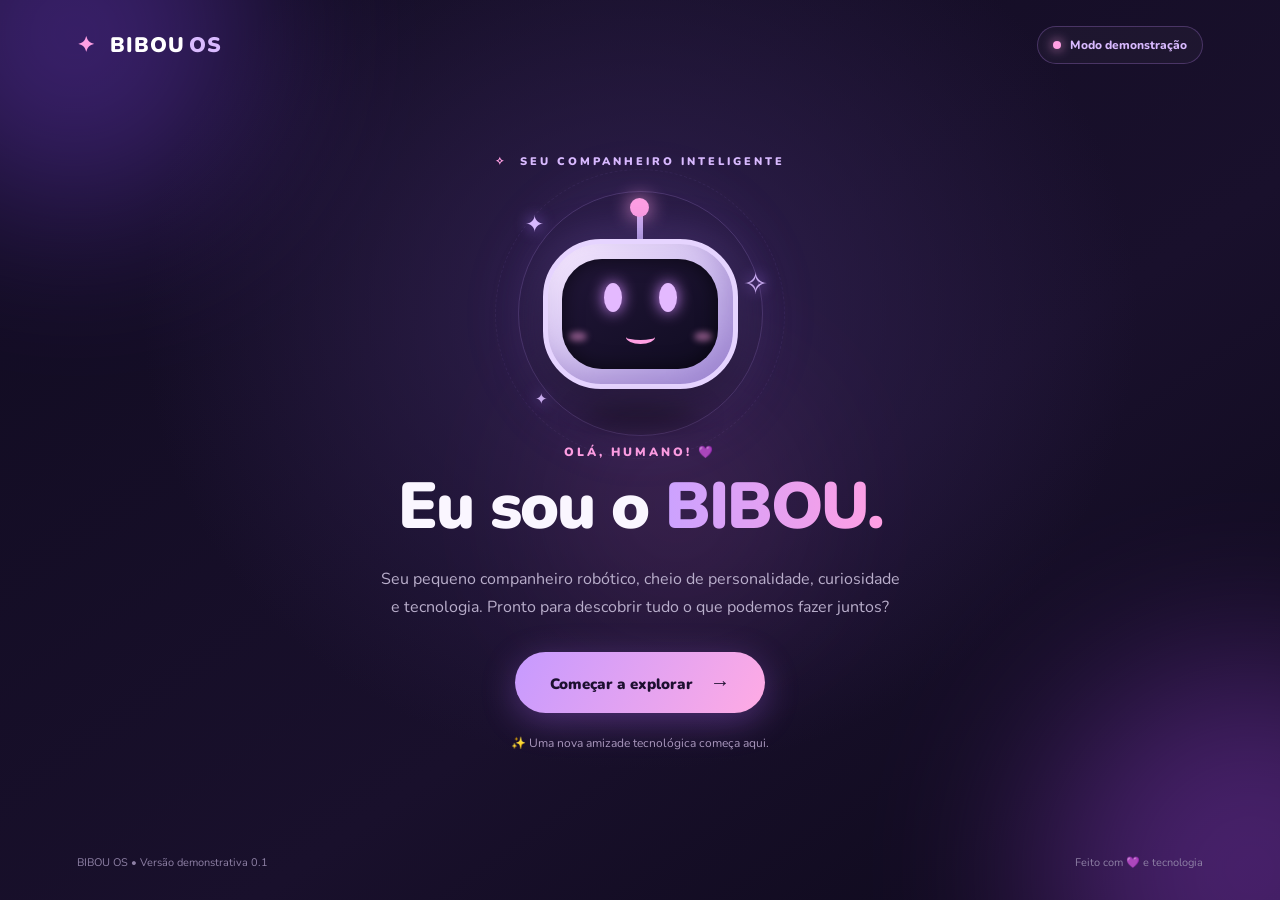
<file: html/index.html>
<!DOCTYPE html>
<html lang="pt-BR">
<head>
  <meta charset="UTF-8">
  <meta name="viewport" content="width=device-width, initial-scale=1.0">

  <meta name="theme-color" content="#100b20">
  <meta name="description" content="BIBOU OS - Seu companheiro robótico inteligente.">

  <title>BIBOU OS | Boas-vindas</title>

  <link rel="stylesheet" href="../css/design-system.css">
  <link rel="stylesheet" href="../css/style.css">
  <script src="../js/script.js" defer></script>
</head>

<body>
  <div class="fundo">
    <div class="luz luz-1"></div>
    <div class="luz luz-2"></div>
    <div class="luz luz-3"></div>
  </div>

  <header class="cabecalho">
    <a href="index.html" class="logo">
      <span class="logo-icone">✦</span>
      BIBOU<span>OS</span>
    </a>

    <div class="modo-demo">
      <span class="ponto-demo"></span>
      Modo demonstração
    </div>
  </header>

  <main class="principal">
    <section class="apresentacao">

      <div class="etiqueta">
        <span>✧</span>
        SEU COMPANHEIRO INTELIGENTE
      </div>

      <div class="robo-area">
        <div class="circulo circulo-1"></div>
        <div class="circulo circulo-2"></div>

        <div class="robo">
          <div class="antena">
            <div class="antena-ponta"></div>
          </div>

          <div class="cabeca">
            <div class="rosto">
              <div class="olhos">
                <div class="olho"></div>
                <div class="olho"></div>
              </div>
              <div class="boca"></div>
            </div>

            <div class="bochecha bochecha-esq"></div>
            <div class="bochecha bochecha-dir"></div>
          </div>

          <div class="sombra-robo"></div>
        </div>

        <span class="estrela estrela-1">✦</span>
        <span class="estrela estrela-2">✧</span>
        <span class="estrela estrela-3">✦</span>
      </div>

      <div class="conteudo">
        <p class="saudacao">OLÁ, HUMANO! 💜</p>

        <h1>
          Eu sou o <span>BIBOU.</span>
        </h1>

        <p class="descricao">
          Seu pequeno companheiro robótico, cheio de
          personalidade, curiosidade e tecnologia.
          Pronto para descobrir tudo o que podemos
          fazer juntos?
        </p>

        <button class="botao-comecar" id="botaoComecar">
          Começar a explorar
          <span aria-hidden="true">→</span>
        </button>

        <p class="mensagem-inferior">
          ✨ Uma nova amizade tecnológica começa aqui.
        </p>
      </div>
    </section>
  </main>

  <footer class="rodape">
    <span>BIBOU OS • Versão demonstrativa 0.1</span>
    <span>Feito com 💜 e tecnologia</span>
  </footer>

  <div class="modal-fundo" id="modal" hidden>
    <div class="modal" role="dialog"
         aria-modal="true"
         aria-labelledby="modalTitulo">

      <div class="modal-icone">🤖</div>

      <h2 id="modalTitulo">Estamos começando!</h2>

      <p>
        O BIBOU OS está ganhando vida.
        Em breve, você poderá explorar todas
        as funcionalidades do seu robô!
      </p>

      <button id="fecharModal" class="botao-modal">
        Entendi!
      </button>
    </div>
  </div>
</body>
</html>
</file>
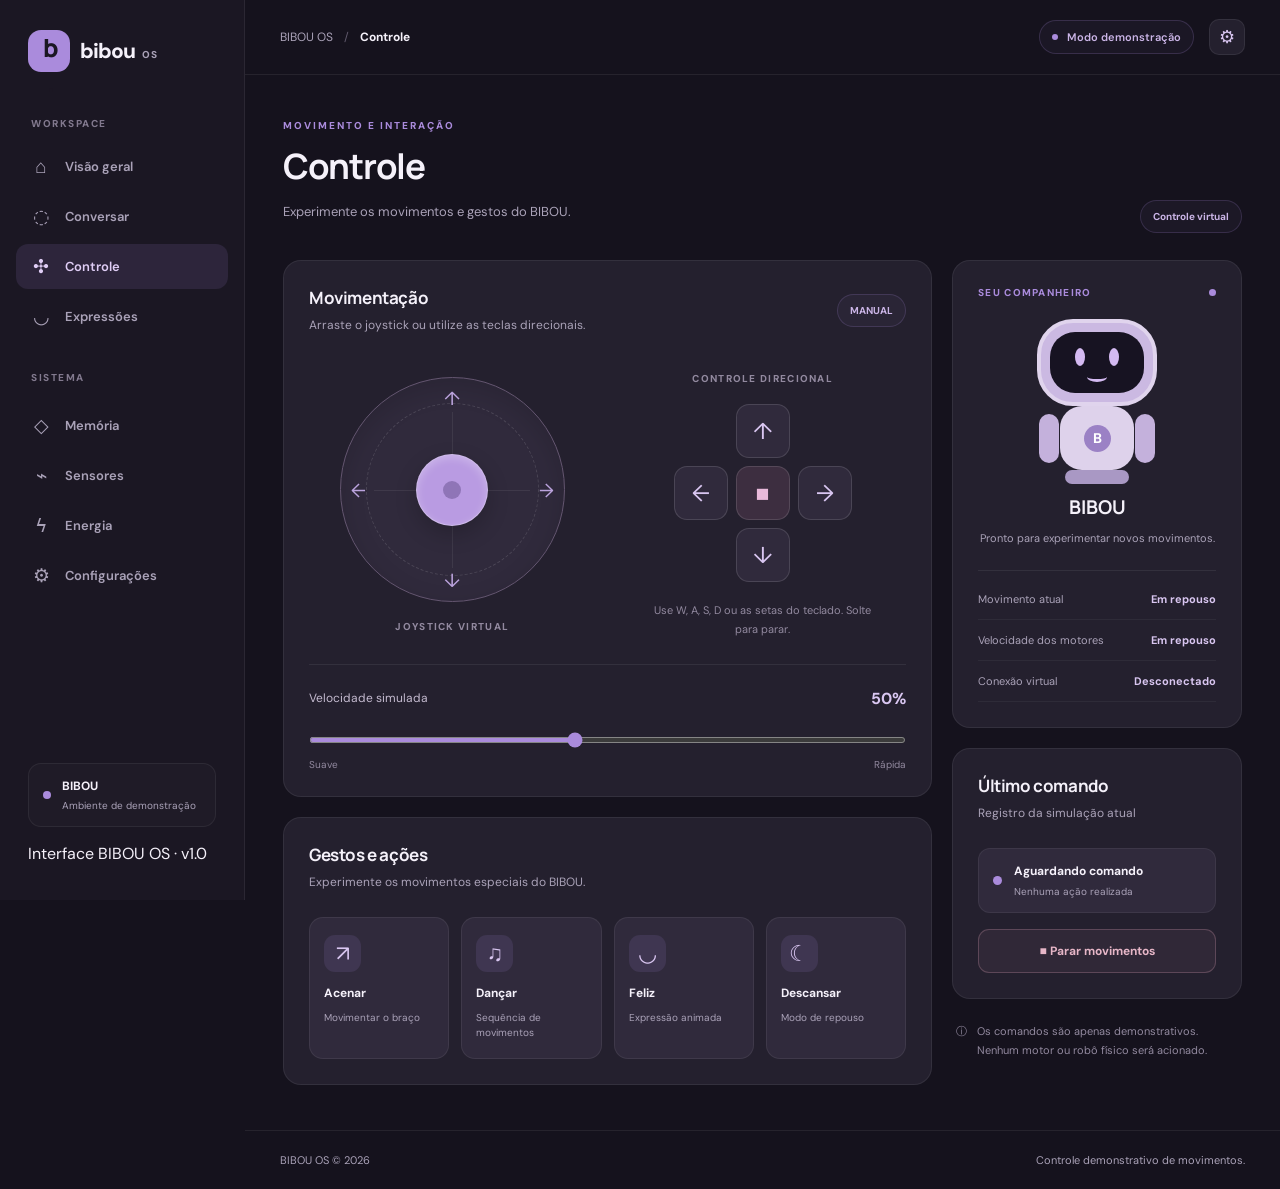
<file: html/controle.html>
<!DOCTYPE html>
<html lang="pt-BR">
<head>
  <meta charset="UTF-8">
  <meta name="viewport" content="width=device-width, initial-scale=1">
  <meta name="theme-color" content="#15121d">
  <title>Controle | BIBOU OS</title>

  <link rel="preconnect" href="https://fonts.googleapis.com">
  <link rel="preconnect" href="https://fonts.gstatic.com" crossorigin>
  <link href="https://fonts.googleapis.com/css2?family=DM+Sans:wght@400;500;600;700&family=Manrope:wght@400;500;600;700;800&display=swap" rel="stylesheet">

  <link rel="stylesheet" href="../css/dashboard.css">
  <link rel="stylesheet" href="../css/design-system.css">
  <link rel="stylesheet" href="../css/controle.css">

  <script src="../js/bibou-preferencias.js" defer></script>
  <script src="../js/controle.js" defer></script>

</head>

<body class="controle-premium">
  <div class="app">
    <aside class="sidebar" id="sidebar">
      <a href="dashboard.html" class="logo">
        <span class="brand-symbol">b<span>.</span></span>
        <span class="brand-name">bibou <small>OS</small></span>
      </a>

      <div class="menu-label">WORKSPACE</div>

      <nav class="menu" aria-label="Menu principal">
        <a class="menu-item" href="dashboard.html">
          <span class="nav-icon">⌂</span> Visão geral
        </a>
        <a class="menu-item" href="conversar.html">
          <span class="nav-icon">◌</span> Conversar
        </a>
        <a class="menu-item ativo" href="controle.html" aria-current="page">
          <span class="nav-icon">✣</span> Controle
        </a>
        <a class="menu-item" href="expressoes.html">
          <span class="nav-icon">◡</span> Expressões
        </a>

        <div class="menu-label menu-label-second">SISTEMA</div>

        <a class="menu-item" href="memoria.html">
          <span class="nav-icon">◇</span> Memória
        </a>
        <a class="menu-item" href="sensores.html">
          <span class="nav-icon">⌁</span> Sensores
        </a>
        <a class="menu-item" href="sensores.html#energia">
          <span class="nav-icon">ϟ</span> Energia
        </a>
        <a class="menu-item" href="configuracoes.html">
          <span class="nav-icon">⚙</span> Configurações
        </a>
      </nav>

      <div class="sidebar-bottom">
        <div class="sidebar-device">
          <span class="sidebar-device-dot"></span>
          <div>
            <strong data-bibou-nome>BIBOU</strong>
            <small>Ambiente de demonstração</small>
          </div>
        </div>
        <p>Interface BIBOU OS · v1.0</p>
      </div>
    </aside>

    <div class="overlay" id="overlay" hidden></div>

    <div class="conteudo">
      <header class="topbar">
        <div class="topbar-left">
          <button class="menu-toggle" id="menuToggle"
                  type="button" aria-label="Abrir menu"
                  aria-expanded="false">☰</button>
          <div class="breadcrumb">
            <span>BIBOU OS</span>
            <span class="breadcrumb-divider">/</span>
            <strong>Controle</strong>
          </div>
        </div>

        <div class="topbar-right">
          <span class="topbar-demo"><span></span> Modo demonstração</span>
          <a class="profile-button" href="configuracoes.html"
             aria-label="Configurações">⚙</a>
        </div>
      </header>

      <main class="controle-main">
        <div class="page-heading">
          <div>
            <span class="eyebrow">MOVIMENTO E INTERAÇÃO</span>
            <h1>Controle</h1>
            <p>Experimente os movimentos e gestos do BIBOU.</p>
          </div>
          <span class="control-demo-label">Controle virtual</span>
        </div>

        <div class="control-layout">
          <div class="control-primary">

            <section class="control-panel movement-panel">
              <div class="control-section-heading">
                <div>
                  <h2>Movimentação</h2>
                  <p>Arraste o joystick ou utilize as teclas direcionais.</p>
                </div>
                <span class="panel-tag">MANUAL</span>
              </div>

              <div class="movement-area">
                <div class="joystick-section">
                  <div class="joystick" id="joystick"
                       role="group" aria-label="Joystick virtual">
                    <span class="joystick-ring"></span>
                    <span class="joystick-axis vertical"></span>
                    <span class="joystick-axis horizontal"></span>
                    <span class="joystick-label up">↑</span>
                    <span class="joystick-label down">↓</span>
                    <span class="joystick-label left">←</span>
                    <span class="joystick-label right">→</span>
                    <div class="joystick-handle" id="joystickHandle"></div>
                  </div>
                  <span class="joystick-caption">JOYSTICK VIRTUAL</span>
                </div>

                <div class="direction-section">
                  <span class="control-subtitle">CONTROLE DIRECIONAL</span>
                  <div class="direction-grid">
                    <button class="direction-button up" type="button"
                            data-direcao="frente" aria-label="Frente">↑</button>
                    <button class="direction-button left" type="button"
                            data-direcao="esquerda" aria-label="Esquerda">←</button>
                    <button class="direction-button stop" type="button"
                            id="pararMovimento" aria-label="Parar">■</button>
                    <button class="direction-button right" type="button"
                            data-direcao="direita" aria-label="Direita">→</button>
                    <button class="direction-button down" type="button"
                            data-direcao="tras" aria-label="Trás">↓</button>
                  </div>
                  <p class="direction-help">
                    Use W, A, S, D ou as setas do teclado.
                    Solte para parar.
                  </p>
                </div>
              </div>

              <div class="speed-section">
                <div class="speed-heading">
                  <label for="velocidade">Velocidade simulada</label>
                  <strong id="velocidadeValor">50%</strong>
                </div>
                <input type="range" id="velocidade"
                       min="10" max="100" step="5" value="50">
                <div class="speed-labels">
                  <span>Suave</span>
                  <span>Rápida</span>
                </div>
              </div>
            </section>

            <section class="control-panel actions-panel">
              <div class="control-section-heading">
                <div>
                  <h2>Gestos e ações</h2>
                  <p>Experimente os movimentos especiais do BIBOU.</p>
                </div>
              </div>

              <div class="action-grid">
                <button type="button" class="action-button"
                        data-acao="acenar">
                  <span class="action-symbol">↗</span>
                  <strong>Acenar</strong>
                  <small>Movimentar o braço</small>
                </button>
                <button type="button" class="action-button"
                        data-acao="dancar">
                  <span class="action-symbol">♫</span>
                  <strong>Dançar</strong>
                  <small>Sequência de movimentos</small>
                </button>
                <button type="button" class="action-button"
                        data-acao="feliz">
                  <span class="action-symbol">◡</span>
                  <strong>Feliz</strong>
                  <small>Expressão animada</small>
                </button>
                <button type="button" class="action-button"
                        data-acao="descansar">
                  <span class="action-symbol">☾</span>
                  <strong>Descansar</strong>
                  <small>Modo de repouso</small>
                </button>
              </div>
            </section>
          </div>

          <aside class="control-aside">
            <section class="control-panel robot-panel">
              <div class="robot-panel-top">
                <span>SEU COMPANHEIRO</span>
                <span class="robot-panel-dot"></span>
              </div>

              <div class="control-robot-visual">
                <div class="control-robot">
                  <div class="control-robot-head">
                    <div class="control-robot-face">
                      <span class="control-eye"></span>
                      <span class="control-eye"></span>
                      <span class="control-mouth"></span>
                    </div>
                  </div>
                  <div class="control-robot-arms">
                    <i></i><i></i>
                  </div>
                  <div class="control-robot-body">
                    <span>B</span>
                  </div>
                  <div class="control-robot-base"></div>
                </div>
              </div>

              <h2 data-bibou-nome>BIBOU</h2>
              <p>Pronto para experimentar novos movimentos.</p>

              <div class="robot-panel-divider"></div>

              <div class="robot-stat">
                <span>Movimento atual</span>
                <strong id="movimentoAtual">Em repouso</strong>
              </div>
              <div class="robot-stat">
                <span>Velocidade dos motores</span>
                <strong data-estado-motores>Em repouso</strong>
              </div>
              <div class="robot-stat">
                <span>Conexão virtual</span>
                <strong data-estado-conexao>Desconectado</strong>
              </div>
            </section>

            <section class="control-panel activity-panel">
              <div class="control-section-heading">
                <div>
                  <h2>Último comando</h2>
                  <p>Registro da simulação atual</p>
                </div>
              </div>
              <div class="activity-display">
                <span class="activity-indicator"></span>
                <div>
                  <strong id="ultimoComando">Aguardando comando</strong>
                  <small id="horarioComando">Nenhuma ação realizada</small>
                </div>
              </div>
              <button type="button" id="paradaGeral"
                      class="emergency-stop">
                ■ Parar movimentos
              </button>
            </section>

            <div class="control-notice">
              <span>ⓘ</span>
              <p>
                Os comandos são apenas demonstrativos.
                Nenhum motor ou robô físico será acionado.
              </p>
            </div>
          </aside>
        </div>
      </main>

      <footer class="rodape">
        <span>BIBOU OS © 2026</span>
        <span>Controle demonstrativo de movimentos.</span>
      </footer>
    </div>
  </div>

  <div id="toast" class="toast" role="status" aria-live="polite"></div>
</body>
</html>
</file>
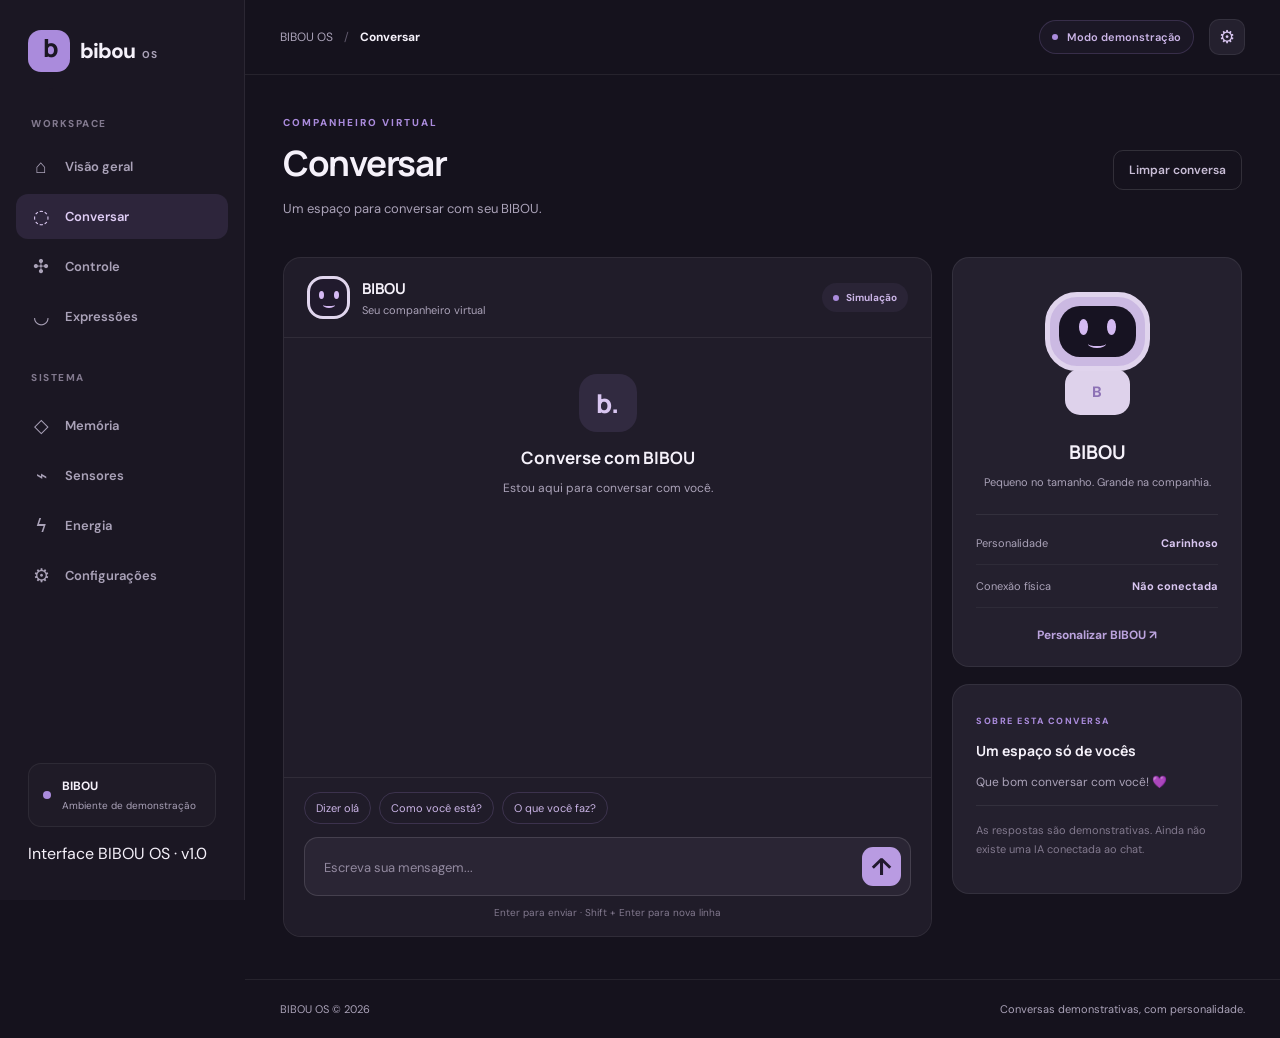
<file: html/conversar.html>
<!DOCTYPE html>
<html lang="pt-BR">
<head>
  <meta charset="UTF-8">
  <meta name="viewport" content="width=device-width, initial-scale=1">
  <meta name="theme-color" content="#15121d">
  <title>Conversar | BIBOU OS</title>

  <link rel="preconnect" href="https://fonts.googleapis.com">
  <link rel="preconnect" href="https://fonts.gstatic.com" crossorigin>
  <link href="https://fonts.googleapis.com/css2?family=DM+Sans:wght@400;500;600;700&family=Manrope:wght@400;500;600;700;800&display=swap" rel="stylesheet">

  <link rel="stylesheet" href="../css/dashboard.css">
  <link rel="stylesheet" href="../css/design-system.css">
  <link rel="stylesheet" href="../css/conversar.css">

  <script src="../js/bibou-preferencias.js" defer></script>
  <script src="../js/conversar.js" defer></script>
  <script src="../js/conversar-preferencias.js" defer></script>
  
</head>

<body class="conversar-premium">
  <div class="app">

    <aside class="sidebar" id="sidebar">
      <a href="dashboard.html" class="logo">
        <span class="brand-symbol">b<span>.</span></span>
        <span class="brand-name">bibou <small>OS</small></span>
      </a>

      <div class="menu-label">WORKSPACE</div>

      <nav class="menu" aria-label="Menu principal">
        <a class="menu-item" href="dashboard.html">
          <span class="nav-icon">⌂</span> Visão geral
        </a>
        <a class="menu-item ativo" href="conversar.html"
           aria-current="page">
          <span class="nav-icon">◌</span> Conversar
        </a>
        <a class="menu-item" href="controle.html">
          <span class="nav-icon">✣</span> Controle
        </a>
        <a class="menu-item" href="expressoes.html">
          <span class="nav-icon">◡</span> Expressões
        </a>

        <div class="menu-label menu-label-second">SISTEMA</div>

        <a class="menu-item" href="memoria.html">
          <span class="nav-icon">◇</span> Memória
        </a>
        <a class="menu-item" href="sensores.html">
          <span class="nav-icon">⌁</span> Sensores
        </a>
        <a class="menu-item" href="sensores.html#energia">
          <span class="nav-icon">ϟ</span> Energia
        </a>
        <a class="menu-item" href="configuracoes.html">
          <span class="nav-icon">⚙</span> Configurações
        </a>
      </nav>

      <div class="sidebar-bottom">
        <div class="sidebar-device">
          <span class="sidebar-device-dot"></span>
          <div>
            <strong data-bibou-nome>BIBOU</strong>
            <small>Ambiente de demonstração</small>
          </div>
        </div>
        <p>Interface BIBOU OS · v1.0</p>
      </div>
    </aside>

    <div class="overlay" id="overlay" hidden></div>

    <div class="conteudo">
      <header class="topbar">
        <div class="topbar-left">
          <button class="menu-toggle" id="menuToggle"
                  type="button" aria-label="Abrir menu"
                  aria-expanded="false">☰</button>

          <div class="breadcrumb">
            <span>BIBOU OS</span>
            <span class="breadcrumb-divider">/</span>
            <strong>Conversar</strong>
          </div>
        </div>

        <div class="topbar-right">
          <span class="topbar-demo">
            <span></span> Modo demonstração
          </span>
          <a href="configuracoes.html"
             class="profile-button"
             aria-label="Configurações">⚙</a>
        </div>
      </header>

      <main class="conversar-main">

        <div class="page-heading">
          <div>
            <span class="eyebrow">COMPANHEIRO VIRTUAL</span>
            <h1>Conversar</h1>
            <p>Um espaço para conversar com seu BIBOU.</p>
          </div>
          <button class="conversation-reset"
                  id="limparConversa" type="button">
            Limpar conversa
          </button>
        </div>

        <div class="conversation-layout">

          <!-- ÁREA PRINCIPAL -->
          <section class="conversation-panel"
                   aria-label="Conversa com BIBOU">

            <div class="conversation-header">
              <div class="conversation-identity">
                <div class="conversation-avatar">
                  <div class="avatar-eyes">
                    <span></span><span></span>
                  </div>
                  <div class="avatar-smile"></div>
                </div>

                <div>
                  <h2 data-bibou-nome>BIBOU</h2>
                  <p>Seu companheiro virtual</p>
                </div>
              </div>

              <span class="conversation-mode">
                <span></span> Simulação
              </span>
            </div>

            <div class="conversation-messages"
                 id="mensagens"
                 role="log"
                 aria-live="polite"
                 aria-label="Histórico da conversa">
            </div>

            <div class="conversation-composer">
              <div class="suggestions" id="sugestoes">
                <button type="button"
                        data-mensagem="Oi, BIBOU!">
                  Dizer olá
                </button>
                <button type="button"
                        data-mensagem="Como você está?">
                  Como você está?
                </button>
                <button type="button"
                        data-mensagem="O que você sabe fazer?">
                  O que você faz?
                </button>
              </div>

              <form id="formConversa" class="composer-form">
                <label for="entradaMensagem"
                       class="sr-only">Mensagem</label>

                <textarea
                  id="entradaMensagem"
                  rows="1"
                  maxlength="1000"
                  placeholder="Escreva sua mensagem..."
                  aria-label="Digite sua mensagem"
                  required
                ></textarea>

                <button type="submit"
                        class="send-button"
                        id="enviarMensagem"
                        aria-label="Enviar mensagem">
                  ↑
                </button>
              </form>

              <p class="composer-note">
                Enter para enviar · Shift + Enter para nova linha
              </p>
            </div>
          </section>

          <!-- PAINEL DE INFORMAÇÕES -->
          <aside class="conversation-aside">

            <section class="card companion-card">
              <div class="companion-illustration">
                <div class="companion-head">
                  <div class="companion-screen">
                    <div class="companion-eyes">
                      <i></i><i></i>
                    </div>
                    <div class="companion-mouth"></div>
                  </div>
                </div>
                <div class="companion-body">B</div>
              </div>

              <h2 data-bibou-nome>BIBOU</h2>
              <p>Pequeno no tamanho. Grande na companhia.</p>

              <div class="companion-divider"></div>

              <div class="companion-detail">
                <span>Personalidade</span>
                <strong data-bibou-personalidade>
                  Carinhoso
                </strong>
              </div>

              <div class="companion-detail">
                <span>Conexão física</span>
                <strong>Não conectada</strong>
              </div>

              <a href="memoria.html"
                 class="companion-edit">
                Personalizar BIBOU ↗
              </a>
            </section>

            <section class="card conversation-tip">
              <span class="tip-label">SOBRE ESTA CONVERSA</span>
              <h3>Um espaço só de vocês</h3>
              <p id="bibouSaudacaoCompartilhada">
                Que bom conversar com você!
              </p>
              <p class="tip-disclaimer">
                As respostas são demonstrativas. Ainda não
                existe uma IA conectada ao chat.
              </p>
            </section>

          </aside>
        </div>

      </main>

      <footer class="rodape">
        <span>BIBOU OS © 2026</span>
        <span>Conversas demonstrativas, com personalidade.</span>
      </footer>
    </div>
  </div>

  <div class="toast" id="toast"
       role="status" aria-live="polite"></div>
</body>
</html>
</file>
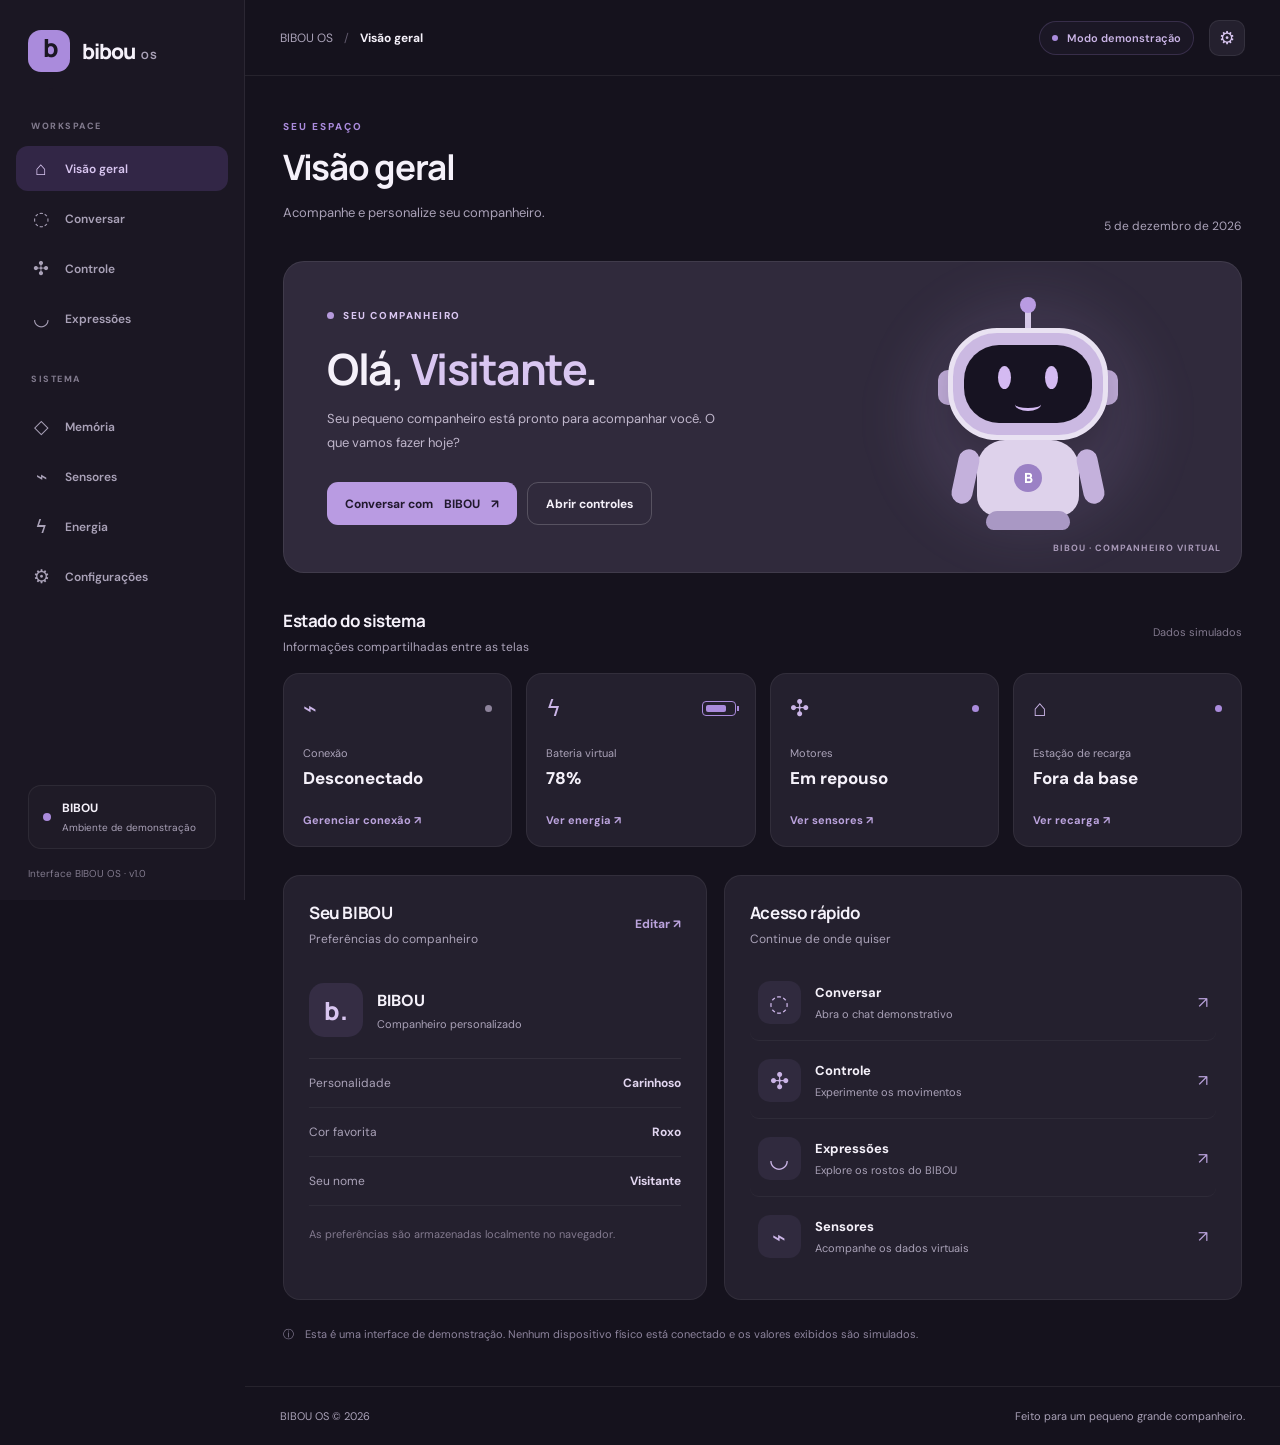
<file: html/dashboard.html>
<!DOCTYPE html>
<html lang="pt-BR">
<head>
  <meta charset="UTF-8">
  <meta name="viewport" content="width=device-width, initial-scale=1">
  <meta name="theme-color" content="#15121d">
  <title>Dashboard | BIBOU OS</title>

  <link rel="preconnect" href="https://fonts.googleapis.com">
  <link rel="preconnect" href="https://fonts.gstatic.com" crossorigin>
  <link href="https://fonts.googleapis.com/css2?family=DM+Sans:wght@400;500;600;700&family=Manrope:wght@400;500;600;700;800&display=swap" rel="stylesheet">

  <link rel="stylesheet" href="../css/dashboard.css">
  <link rel="stylesheet" href="../css/design-system.css">

  <script src="../js/bibou-preferencias.js" defer></script>
  <script src="../js/dashboard.js" defer></script>

</head>

<body class="dashboard-premium">
  <div class="app">

    <aside class="sidebar" id="sidebar">
      <a class="logo" href="dashboard.html" aria-label="BIBOU OS">
        <span class="brand-symbol">b<span>.</span></span>
        <span class="brand-name">bibou <small>OS</small></span>
      </a>

      <div class="menu-label">WORKSPACE</div>

      <nav class="menu" aria-label="Menu principal">
        <a class="menu-item ativo" href="dashboard.html" aria-current="page">
          <span class="nav-icon">⌂</span> Visão geral
        </a>
        <a class="menu-item" href="conversar.html">
          <span class="nav-icon">◌</span> Conversar
        </a>
        <a class="menu-item" href="controle.html">
          <span class="nav-icon">✣</span> Controle
        </a>
        <a class="menu-item" href="expressoes.html">
          <span class="nav-icon">◡</span> Expressões
        </a>

        <div class="menu-label menu-label-second">SISTEMA</div>

        <a class="menu-item" href="memoria.html">
          <span class="nav-icon">◇</span> Memória
        </a>
        <a class="menu-item" href="sensores.html">
          <span class="nav-icon">⌁</span> Sensores
        </a>
        <a class="menu-item" href="sensores.html#energia">
          <span class="nav-icon">ϟ</span> Energia
        </a>
        <a class="menu-item" href="configuracoes.html">
          <span class="nav-icon">⚙</span> Configurações
        </a>
      </nav>

      <div class="sidebar-bottom">
        <div class="sidebar-device">
          <span class="sidebar-device-dot"></span>
          <div>
            <strong data-bibou-nome>BIBOU</strong>
            <small>Ambiente de demonstração</small>
          </div>
        </div>
        <p>Interface BIBOU OS · v1.0</p>
      </div>
    </aside>

    <div class="overlay" id="overlay" hidden></div>

    <div class="conteudo">

      <header class="topbar">
        <div class="topbar-left">
          <button id="menuToggle" class="menu-toggle"
                  type="button" aria-label="Abrir menu"
                  aria-expanded="false">☰</button>

          <div class="breadcrumb">
            <span>BIBOU OS</span>
            <span class="breadcrumb-divider">/</span>
            <strong>Visão geral</strong>
          </div>
        </div>

        <div class="topbar-right">
          <span class="topbar-demo">
            <span></span> Modo demonstração
          </span>
          <a href="configuracoes.html" class="profile-button"
             aria-label="Abrir configurações">⚙</a>
        </div>
      </header>

      <main class="dashboard-main">

        <div class="page-heading">
          <div>
            <span class="eyebrow">SEU ESPAÇO</span>
            <h1>Visão geral</h1>
            <p>
              Acompanhe e personalize seu companheiro.
            </p>
          </div>
          <span class="page-date" id="dataAtual"></span>
        </div>

        <!-- CARTÃO PRINCIPAL -->
        <section class="hero-dashboard">
          <div class="hero-copy">
            <div class="hero-overline">
              <span class="hero-overline-dot"></span>
              SEU COMPANHEIRO
            </div>

            <h2>Olá, <span data-bibou-usuario>Visitante</span>.</h2>

            <p>
              Seu pequeno companheiro está pronto para
              acompanhar você. O que vamos fazer hoje?
            </p>

            <div class="hero-actions">
              <a href="conversar.html" class="btn-primary">
                Conversar com <span data-bibou-nome>BIBOU</span>
                <span aria-hidden="true">↗</span>
              </a>
              <a href="controle.html" class="btn-ghost">
                Abrir controles
              </a>
            </div>
          </div>

          <div class="hero-visual" aria-label="Ilustração do BIBOU">
            <div class="robot-glow"></div>
            <div class="robot">
              <div class="robot-antenna">
                <span></span>
              </div>
              <div class="robot-ears">
                <i></i><i></i>
              </div>
              <div class="robot-head">
                <div class="robot-face">
                  <div class="robot-eyes">
                    <span></span><span></span>
                  </div>
                  <div class="robot-mouth"></div>
                </div>
              </div>
              <div class="robot-body">
                <div class="robot-badge">B</div>
              </div>
              <div class="robot-arms">
                <i></i><i></i>
              </div>
              <div class="robot-base"></div>
            </div>
            <span class="hero-visual-caption">
              BIBOU · COMPANHEIRO VIRTUAL
            </span>
          </div>
        </section>

        <!-- STATUS -->
        <section class="dashboard-section">
          <div class="section-heading">
            <div>
              <h2>Estado do sistema</h2>
              <p>Informações compartilhadas entre as telas</p>
            </div>
            <span class="section-hint">Dados simulados</span>
          </div>

          <div class="status-grid">
            <article class="card status-card">
              <div class="status-card-top">
                <span class="status-icon">⌁</span>
                <span class="status-indicator" id="indicadorConexao"></span>
              </div>
              <small>Conexão</small>
              <strong data-estado-conexao>Desconectado</strong>
              <a href="configuracoes.html">Gerenciar conexão ↗</a>
            </article>

            <article class="card status-card">
              <div class="status-card-top">
                <span class="status-icon">ϟ</span>
                <div class="battery-mini">
                  <span id="miniBateria"></span>
                </div>
              </div>
              <small>Bateria virtual</small>
              <strong data-estado-bateria>78%</strong>
              <a href="sensores.html#energia">Ver energia ↗</a>
            </article>

            <article class="card status-card">
              <div class="status-card-top">
                <span class="status-icon">✣</span>
                <span class="status-indicator neutral"></span>
              </div>
              <small>Motores</small>
              <strong data-estado-motores>Em repouso</strong>
              <a href="sensores.html">Ver sensores ↗</a>
            </article>

            <article class="card status-card">
              <div class="status-card-top">
                <span class="status-icon">⌂</span>
                <span class="status-indicator neutral"></span>
              </div>
              <small>Estação de recarga</small>
              <strong data-estado-recarga>Fora da base</strong>
              <a href="sensores.html#energia">Ver recarga ↗</a>
            </article>
          </div>
        </section>

        <!-- PERSONALIZAÇÃO E ACESSOS -->
        <div class="dashboard-lower">
          <section class="card profile-panel">
            <div class="section-heading">
              <div>
                <h2>Seu BIBOU</h2>
                <p>Preferências do companheiro</p>
              </div>
              <a href="memoria.html" class="text-link">Editar ↗</a>
            </div>

            <div class="profile-identity">
              <div class="profile-avatar">b.</div>
              <div>
                <strong data-bibou-nome>BIBOU</strong>
                <small>Companheiro personalizado</small>
              </div>
            </div>

            <div class="profile-detail">
              <span>Personalidade</span>
              <strong data-bibou-personalidade>Carinhoso</strong>
            </div>

            <div class="profile-detail">
              <span>Cor favorita</span>
              <strong data-bibou-cor>Roxo</strong>
            </div>

            <div class="profile-detail">
              <span>Seu nome</span>
              <strong data-bibou-usuario>Visitante</strong>
            </div>

            <p class="profile-note">
              As preferências são armazenadas localmente
              no navegador.
            </p>
          </section>

          <section class="card shortcuts-panel">
            <div class="section-heading">
              <div>
                <h2>Acesso rápido</h2>
                <p>Continue de onde quiser</p>
              </div>
            </div>

            <div class="shortcuts-list">
              <a href="conversar.html" class="shortcut">
                <span class="shortcut-icon">◌</span>
                <span>
                  <strong>Conversar</strong>
                  <small>Abra o chat demonstrativo</small>
                </span>
                <span class="shortcut-arrow">↗</span>
              </a>

              <a href="controle.html" class="shortcut">
                <span class="shortcut-icon">✣</span>
                <span>
                  <strong>Controle</strong>
                  <small>Experimente os movimentos</small>
                </span>
                <span class="shortcut-arrow">↗</span>
              </a>

              <a href="expressoes.html" class="shortcut">
                <span class="shortcut-icon">◡</span>
                <span>
                  <strong>Expressões</strong>
                  <small>Explore os rostos do BIBOU</small>
                </span>
                <span class="shortcut-arrow">↗</span>
              </a>

              <a href="sensores.html" class="shortcut">
                <span class="shortcut-icon">⌁</span>
                <span>
                  <strong>Sensores</strong>
                  <small>Acompanhe os dados virtuais</small>
                </span>
                <span class="shortcut-arrow">↗</span>
              </a>
            </div>
          </section>
        </div>

        <div class="dashboard-disclaimer">
          <span>ⓘ</span>
          <p>
            Esta é uma interface de demonstração.
            Nenhum dispositivo físico está conectado
            e os valores exibidos são simulados.
          </p>
        </div>
      </main>

      <footer class="rodape">
        <span>BIBOU OS © 2026</span>
        <span>Feito para um pequeno grande companheiro.</span>
      </footer>
    </div>
  </div>

  <div id="toast" class="toast" role="status"
       aria-live="polite"></div>
</body>
</html>
</file>
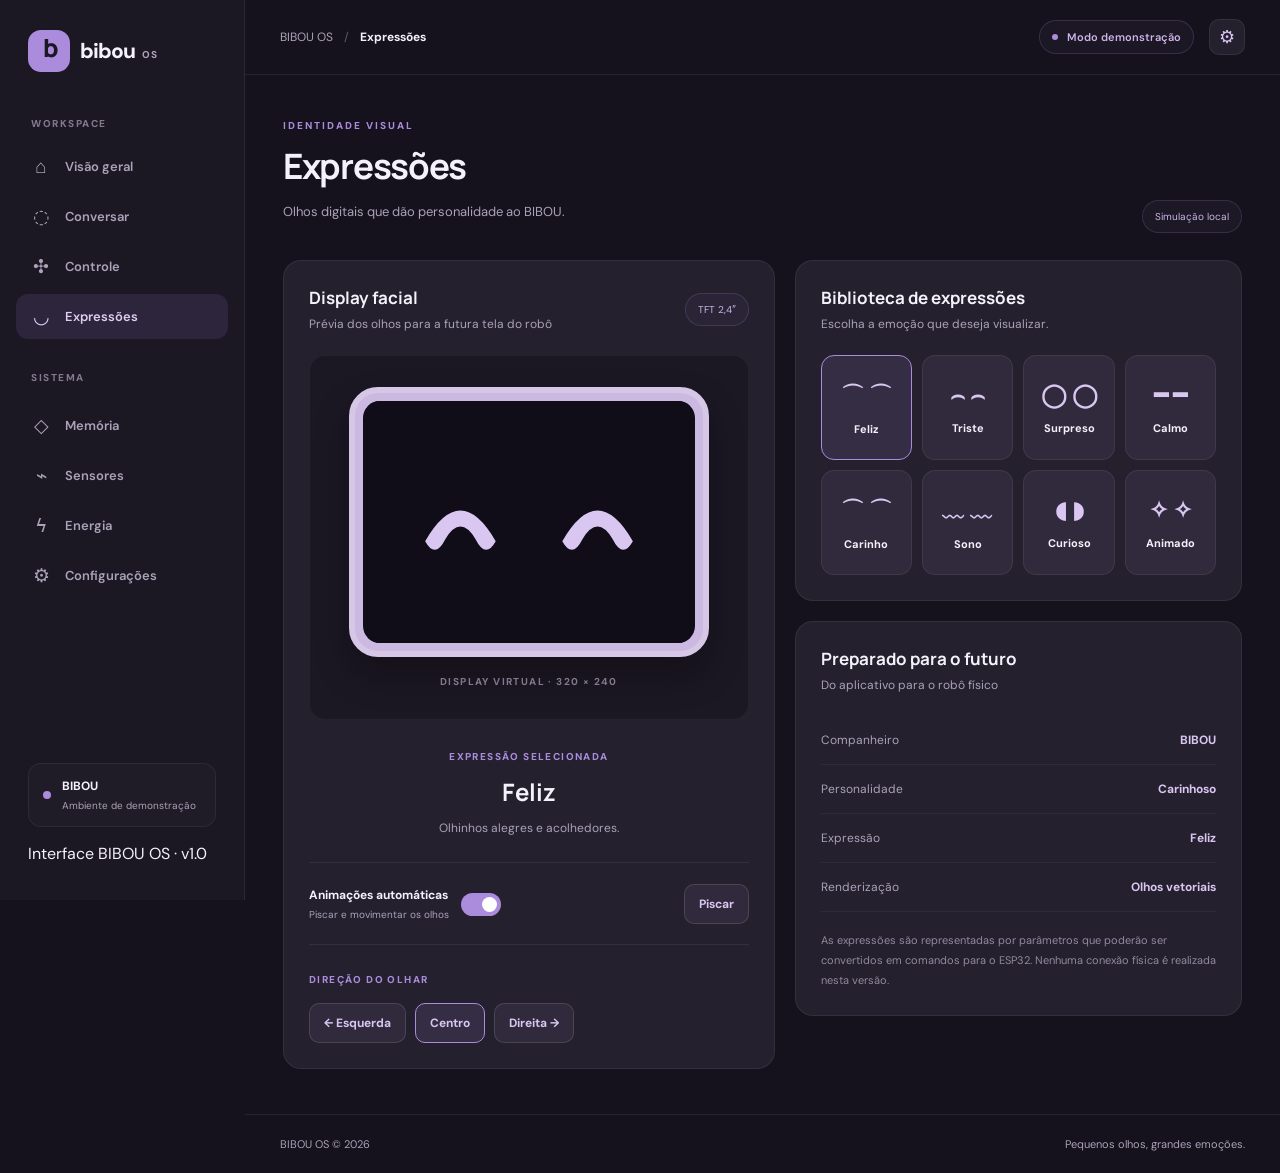
<file: html/expressoes.html>
<!DOCTYPE html>
<html lang="pt-BR">
<head>
  <meta charset="UTF-8">
  <meta name="viewport" content="width=device-width, initial-scale=1">
  <meta name="theme-color" content="#15121d">
  <title>Expressões | BIBOU OS</title>
  <link rel="preconnect" href="https://fonts.googleapis.com">
  <link rel="preconnect" href="https://fonts.gstatic.com" crossorigin>
  <link href="https://fonts.googleapis.com/css2?family=DM+Sans:wght@400;500;600;700&family=Manrope:wght@400;500;600;700;800&display=swap" rel="stylesheet">
  
  <link rel="stylesheet" href="../css/dashboard.css">
  <link rel="stylesheet" href="../css/design-system.css">
  <link rel="stylesheet" href="../css/expressoes.css">

  <script src="../js/bibou-preferencias.js" defer></script>
  <script src="../js/expressoes.js" defer></script>

</head>
<body class="expressoes-premium">
  <div class="app">
    <aside class="sidebar" id="sidebar">
      <a href="dashboard.html" class="logo">
        <span class="brand-symbol">b<span>.</span></span>
        <span class="brand-name">bibou <small>OS</small></span>
      </a>
      <div class="menu-label">WORKSPACE</div>
      <nav class="menu" aria-label="Menu principal">
        <a class="menu-item" href="dashboard.html"><span class="nav-icon">⌂</span> Visão geral</a>
        <a class="menu-item" href="conversar.html"><span class="nav-icon">◌</span> Conversar</a>
        <a class="menu-item" href="controle.html"><span class="nav-icon">✣</span> Controle</a>
        <a class="menu-item ativo" href="expressoes.html" aria-current="page"><span class="nav-icon">◡</span> Expressões</a>
        <div class="menu-label menu-label-second">SISTEMA</div>
        <a class="menu-item" href="memoria.html"><span class="nav-icon">◇</span> Memória</a>
        <a class="menu-item" href="sensores.html"><span class="nav-icon">⌁</span> Sensores</a>
        <a class="menu-item" href="sensores.html#energia"><span class="nav-icon">ϟ</span> Energia</a>
        <a class="menu-item" href="configuracoes.html"><span class="nav-icon">⚙</span> Configurações</a>
      </nav>
      <div class="sidebar-bottom">
        <div class="sidebar-device">
          <span class="sidebar-device-dot"></span>
          <div>
            <strong data-bibou-nome>BIBOU</strong>
            <small>Ambiente de demonstração</small>
          </div>
        </div>
        <p>Interface BIBOU OS · v1.0</p>
      </div>
    </aside>

    <div class="overlay" id="overlay" hidden></div>

    <div class="conteudo">
      <header class="topbar">
        <div class="topbar-left">
          <button id="menuToggle" class="menu-toggle" type="button"
                  aria-label="Abrir menu" aria-expanded="false">☰</button>
          <div class="breadcrumb">
            <span>BIBOU OS</span>
            <span class="breadcrumb-divider">/</span>
            <strong>Expressões</strong>
          </div>
        </div>
        <div class="topbar-right">
          <span class="topbar-demo"><span></span> Modo demonstração</span>
          <a href="configuracoes.html" class="profile-button" aria-label="Configurações">⚙</a>
        </div>
      </header>

      <main class="expressions-main">
        <div class="page-heading">
          <div>
            <span class="eyebrow">IDENTIDADE VISUAL</span>
            <h1>Expressões</h1>
            <p>Olhos digitais que dão personalidade ao BIBOU.</p>
          </div>
          <span class="expression-panel-tag">Simulação local</span>
        </div>

        <div class="expressions-layout">
          <section class="expression-panel preview-panel">
            <div class="expression-heading">
              <div>
                <h2>Display facial</h2>
                <p>Prévia dos olhos para a futura tela do robô</p>
              </div>
              <span class="expression-panel-tag">TFT 2,4″</span>
            </div>

            <div class="preview-stage">
              <div class="display-frame">
                <svg id="bibouEyes" viewBox="0 0 320 240"
                     role="img" aria-label="Olhos felizes do BIBOU">
                  <rect width="320" height="240" fill="#100d19"/>
                  <g id="eyesGroup">
                    <path id="leftEye" fill="#d9c6f1"/>
                    <path id="rightEye" fill="#d9c6f1"/>
                  </g>
                </svg>
              </div>
              <span class="preview-caption">DISPLAY VIRTUAL · 320 × 240</span>
            </div>

            <div class="expression-current" aria-live="polite">
              <span class="expression-current-label">EXPRESSÃO SELECIONADA</span>
              <h3 id="expressaoNome">Feliz</h3>
              <p id="expressaoDescricao">Olhinhos alegres e acolhedores.</p>
            </div>

            <div class="expression-toolbar">
              <label class="expression-switch-row">
                <span>
                  <strong>Animações automáticas</strong>
                  <small>Piscar e movimentar os olhos</small>
                </span>
                <input id="animacoesExpressao" type="checkbox" checked>
                <span class="expression-switch" aria-hidden="true"></span>
              </label>
              <button id="piscarAgora" class="secondary-expression-button" type="button">
                Piscar
              </button>
            </div>

            <div class="gaze-controls">
              <span class="expression-current-label">DIREÇÃO DO OLHAR</span>
              <div class="gaze-buttons">
                <button type="button" data-olhar="esquerda">← Esquerda</button>
                <button type="button" data-olhar="centro" class="ativo">Centro</button>
                <button type="button" data-olhar="direita">Direita →</button>
              </div>
            </div>
          </section>

          <div class="expression-right">
            <section class="expression-panel picker-panel">
              <div class="expression-heading">
                <div>
                  <h2>Biblioteca de expressões</h2>
                  <p>Escolha a emoção que deseja visualizar.</p>
                </div>
              </div>
              <div class="expression-grid" id="expressionGrid">
                <button class="expression-option ativo" type="button" data-expressao="feliz" aria-pressed="true"><span>⌒ ⌒</span><strong>Feliz</strong></button>
                <button class="expression-option" type="button" data-expressao="triste" aria-pressed="false"><span>⌢ ⌢</span><strong>Triste</strong></button>
                <button class="expression-option" type="button" data-expressao="surpreso" aria-pressed="false"><span>◯ ◯</span><strong>Surpreso</strong></button>
                <button class="expression-option" type="button" data-expressao="calmo" aria-pressed="false"><span>━ ━</span><strong>Calmo</strong></button>
                <button class="expression-option" type="button" data-expressao="carinho" aria-pressed="false"><span>⌒ ⌒</span><strong>Carinho</strong></button>
                <button class="expression-option" type="button" data-expressao="sono" aria-pressed="false"><span>﹏ ﹏</span><strong>Sono</strong></button>
                <button class="expression-option" type="button" data-expressao="curioso" aria-pressed="false"><span>◖ ◗</span><strong>Curioso</strong></button>
                <button class="expression-option" type="button" data-expressao="animado" aria-pressed="false"><span>✧ ✧</span><strong>Animado</strong></button>
              </div>
            </section>

            <section class="expression-panel info-panel">
              <div class="expression-heading">
                <div>
                  <h2>Preparado para o futuro</h2>
                  <p>Do aplicativo para o robô físico</p>
                </div>
              </div>
              <div class="expression-info-line">
                <span>Companheiro</span>
                <strong data-bibou-nome>BIBOU</strong>
              </div>
              <div class="expression-info-line">
                <span>Personalidade</span>
                <strong data-bibou-personalidade>Carinhoso</strong>
              </div>
              <div class="expression-info-line">
                <span>Expressão</span>
                <strong id="expressaoResumo">Feliz</strong>
              </div>
              <div class="expression-info-line">
                <span>Renderização</span>
                <strong>Olhos vetoriais</strong>
              </div>
              <p class="expression-info-note">
                As expressões são representadas por parâmetros que poderão
                ser convertidos em comandos para o ESP32. Nenhuma conexão
                física é realizada nesta versão.
              </p>
            </section>
          </div>
        </div>
      </main>

      <footer class="rodape">
        <span>BIBOU OS © 2026</span>
        <span>Pequenos olhos, grandes emoções.</span>
      </footer>
    </div>
  </div>
  <div id="toast" class="toast" role="status" aria-live="polite"></div>
</body>
</html>
</file>
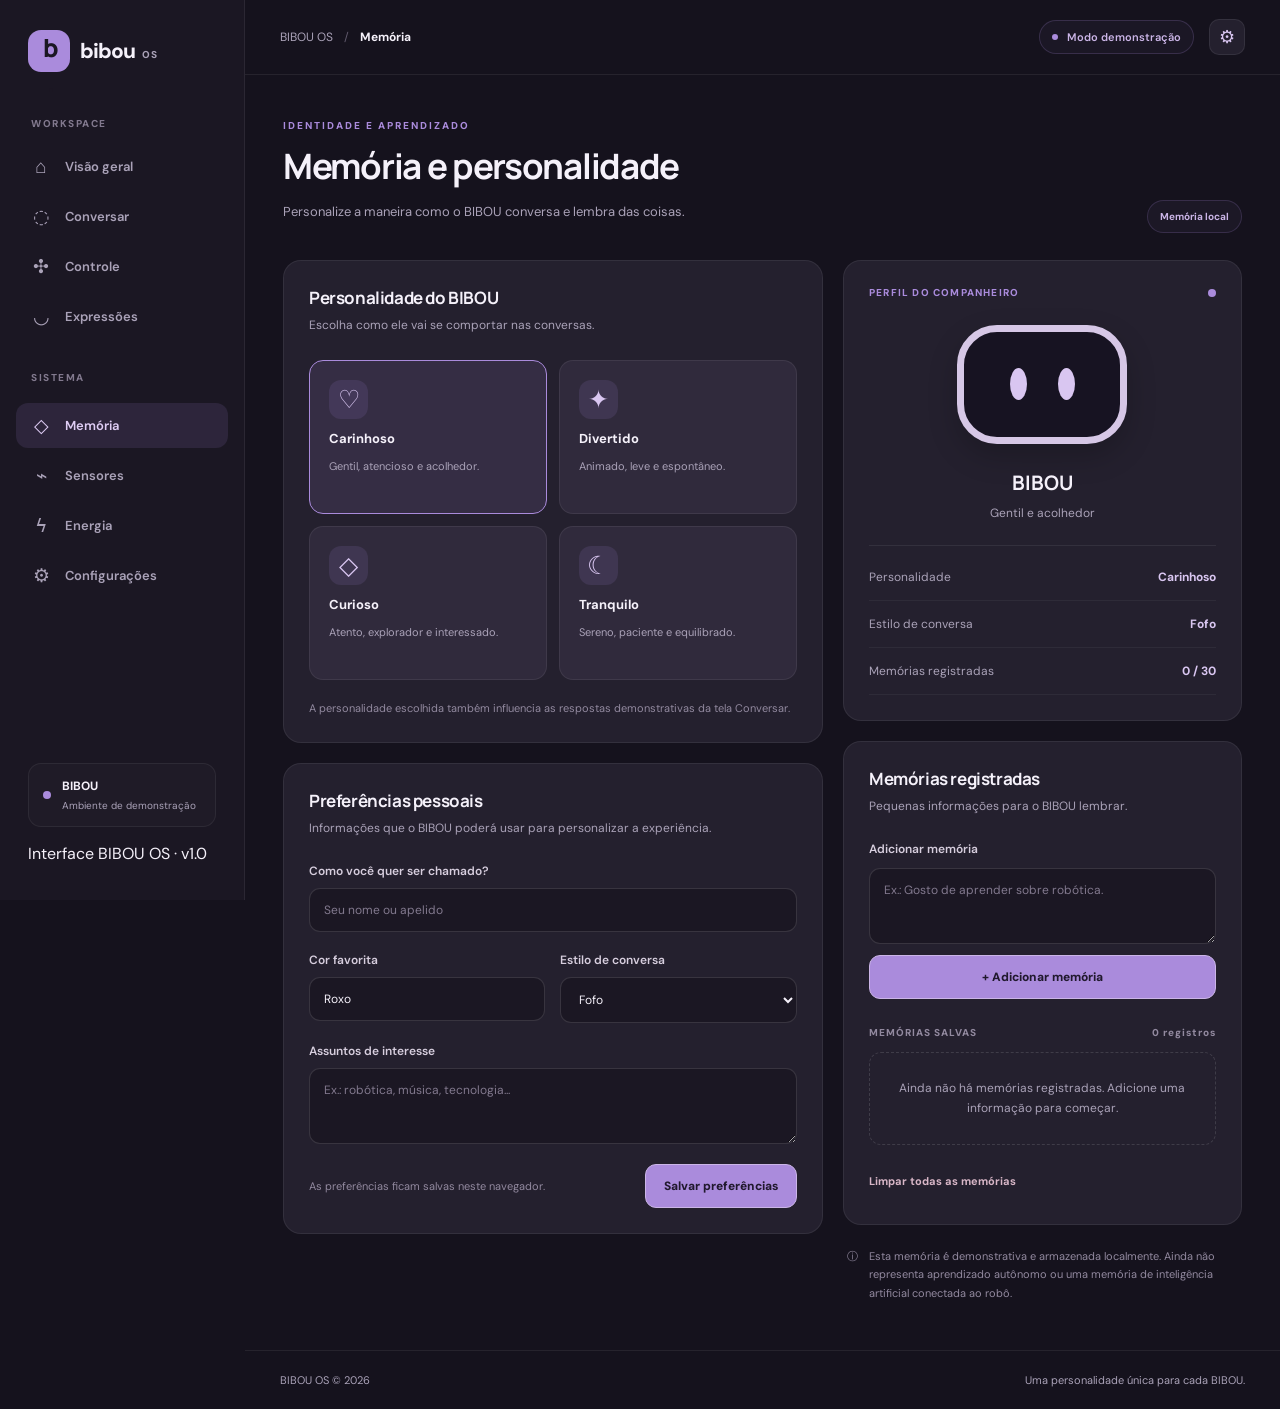
<file: html/memoria.html>
<!DOCTYPE html>
<html lang="pt-BR">
<head>
  <meta charset="UTF-8">
  <meta name="viewport" content="width=device-width, initial-scale=1">
  <meta name="theme-color" content="#15121d">
  <title>Memória e Personalidade | BIBOU OS</title>

  <link rel="preconnect" href="https://fonts.googleapis.com">
  <link rel="preconnect" href="https://fonts.gstatic.com" crossorigin>
  <link href="https://fonts.googleapis.com/css2?family=DM+Sans:wght@400;500;600;700&family=Manrope:wght@400;500;600;700;800&display=swap" rel="stylesheet">

  <link rel="stylesheet" href="../css/dashboard.css">
  <link rel="stylesheet" href="../css/design-system.css">
  <link rel="stylesheet" href="../css/memoria.css">

  <script src="../js/bibou-preferencias.js" defer></script>
  <script src="../js/memoria.js" defer></script>

</head>

<body class="memoria-premium">
  <div class="app">
    <aside class="sidebar" id="sidebar">
      <a href="dashboard.html" class="logo">
        <span class="brand-symbol">b<span>.</span></span>
        <span class="brand-name">bibou <small>OS</small></span>
      </a>

      <div class="menu-label">WORKSPACE</div>
      <nav class="menu" aria-label="Menu principal">
        <a class="menu-item" href="dashboard.html"><span class="nav-icon">⌂</span> Visão geral</a>
        <a class="menu-item" href="conversar.html"><span class="nav-icon">◌</span> Conversar</a>
        <a class="menu-item" href="controle.html"><span class="nav-icon">✣</span> Controle</a>
        <a class="menu-item" href="expressoes.html"><span class="nav-icon">◡</span> Expressões</a>

        <div class="menu-label menu-label-second">SISTEMA</div>
        <a class="menu-item ativo" href="memoria.html" aria-current="page"><span class="nav-icon">◇</span> Memória</a>
        <a class="menu-item" href="sensores.html"><span class="nav-icon">⌁</span> Sensores</a>
        <a class="menu-item" href="sensores.html#energia"><span class="nav-icon">ϟ</span> Energia</a>
        <a class="menu-item" href="configuracoes.html"><span class="nav-icon">⚙</span> Configurações</a>
      </nav>

      <div class="sidebar-bottom">
        <div class="sidebar-device">
          <span class="sidebar-device-dot"></span>
          <div>
            <strong data-bibou-nome>BIBOU</strong>
            <small>Ambiente de demonstração</small>
          </div>
        </div>
        <p>Interface BIBOU OS · v1.0</p>
      </div>
    </aside>

    <div class="overlay" id="overlay" hidden></div>

    <div class="conteudo">
      <header class="topbar">
        <div class="topbar-left">
          <button id="menuToggle" class="menu-toggle" type="button"
                  aria-label="Abrir menu" aria-expanded="false">☰</button>
          <div class="breadcrumb">
            <span>BIBOU OS</span>
            <span class="breadcrumb-divider">/</span>
            <strong>Memória</strong>
          </div>
        </div>
        <div class="topbar-right">
          <span class="topbar-demo"><span></span> Modo demonstração</span>
          <a href="configuracoes.html" class="profile-button"
             aria-label="Configurações">⚙</a>
        </div>
      </header>

      <main class="memory-main">
        <div class="page-heading">
          <div>
            <span class="eyebrow">IDENTIDADE E APRENDIZADO</span>
            <h1>Memória e personalidade</h1>
            <p>Personalize a maneira como o BIBOU conversa e lembra das coisas.</p>
          </div>
          <span class="memory-tag">Memória local</span>
        </div>

        <div class="memory-layout">
          <div class="memory-column">
            <section class="memory-panel">
              <div class="memory-heading">
                <div>
                  <h2>Personalidade do BIBOU</h2>
                  <p>Escolha como ele vai se comportar nas conversas.</p>
                </div>
              </div>

              <div class="personality-grid">
                <button type="button" class="personality-option"
                        data-personalidade="carinhoso" aria-pressed="false">
                  <span class="personality-icon">♡</span>
                  <strong>Carinhoso</strong>
                  <small>Gentil, atencioso e acolhedor.</small>
                </button>
                <button type="button" class="personality-option"
                        data-personalidade="divertido" aria-pressed="false">
                  <span class="personality-icon">✦</span>
                  <strong>Divertido</strong>
                  <small>Animado, leve e espontâneo.</small>
                </button>
                <button type="button" class="personality-option"
                        data-personalidade="curioso" aria-pressed="false">
                  <span class="personality-icon">◇</span>
                  <strong>Curioso</strong>
                  <small>Atento, explorador e interessado.</small>
                </button>
                <button type="button" class="personality-option"
                        data-personalidade="tranquilo" aria-pressed="false">
                  <span class="personality-icon">☾</span>
                  <strong>Tranquilo</strong>
                  <small>Sereno, paciente e equilibrado.</small>
                </button>
              </div>
              <p class="memory-help">
                A personalidade escolhida também influencia as respostas demonstrativas da tela Conversar.
              </p>
            </section>

            <section class="memory-panel">
              <div class="memory-heading">
                <div>
                  <h2>Preferências pessoais</h2>
                  <p>Informações que o BIBOU poderá usar para personalizar a experiência.</p>
                </div>
              </div>

              <form id="formPreferencias" class="memory-form">
                <div class="memory-field">
                  <label for="nomeUsuario">Como você quer ser chamado?</label>
                  <input id="nomeUsuario" type="text" maxlength="60"
                         placeholder="Seu nome ou apelido" autocomplete="nickname">
                </div>

                <div class="memory-form-row">
                  <div class="memory-field">
                    <label for="corFavorita">Cor favorita</label>
                    <input id="corFavorita" type="text" maxlength="40"
                           placeholder="Ex.: Roxo">
                  </div>
                  <div class="memory-field">
                    <label for="estiloConversa">Estilo de conversa</label>
                    <select id="estiloConversa">
                      <option value="fofo">Fofo</option>
                      <option value="animado">Animado</option>
                      <option value="objetivo">Objetivo</option>
                      <option value="calmo">Calmo</option>
                    </select>
                  </div>
                </div>

                <div class="memory-field">
                  <label for="interessesUsuario">Assuntos de interesse</label>
                  <textarea id="interessesUsuario" rows="3" maxlength="500"
                            placeholder="Ex.: robótica, música, tecnologia..."></textarea>
                </div>

                <div class="memory-form-footer">
                  <span>As preferências ficam salvas neste navegador.</span>
                  <button type="submit" class="memory-primary-button">Salvar preferências</button>
                </div>
              </form>
            </section>
          </div>

          <div class="memory-column">
            <section class="memory-panel identity-panel">
              <div class="identity-top">
                <span>PERFIL DO COMPANHEIRO</span>
                <span class="identity-dot"></span>
              </div>

              <div class="identity-avatar">
                <div class="identity-face">
                  <span class="identity-eye"></span>
                  <span class="identity-eye"></span>
                </div>
              </div>

              <h2 data-bibou-nome>BIBOU</h2>
              <p id="resumoPersonalidade">Personalidade carinhosa</p>

              <div class="identity-divider"></div>

              <div class="identity-stat">
                <span>Personalidade</span>
                <strong id="personalidadeAtual">Carinhoso</strong>
              </div>
              <div class="identity-stat">
                <span>Estilo de conversa</span>
                <strong id="estiloAtual">Fofo</strong>
              </div>
              <div class="identity-stat">
                <span>Memórias registradas</span>
                <strong id="totalMemorias">0 / 30</strong>
              </div>
            </section>

            <section class="memory-panel">
              <div class="memory-heading">
                <div>
                  <h2>Memórias registradas</h2>
                  <p>Pequenas informações para o BIBOU lembrar.</p>
                </div>
              </div>

              <form id="formMemoria" class="memory-add-form">
                <label for="novaMemoria">Adicionar memória</label>
                <textarea id="novaMemoria" rows="3" maxlength="250"
                          placeholder="Ex.: Gosto de aprender sobre robótica."
                          required></textarea>
                <button type="submit" class="memory-primary-button">
                  + Adicionar memória
                </button>
              </form>

              <div class="memory-list-header">
                <span>MEMÓRIAS SALVAS</span>
                <span id="contadorMemorias">0 registros</span>
              </div>

              <div id="listaMemorias" class="memory-list" aria-live="polite"></div>

              <button type="button" id="limparMemorias" class="memory-danger-button">
                Limpar todas as memórias
              </button>
            </section>

            <div class="memory-notice">
              <span>ⓘ</span>
              <p>
                Esta memória é demonstrativa e armazenada localmente.
                Ainda não representa aprendizado autônomo ou uma memória
                de inteligência artificial conectada ao robô.
              </p>
            </div>
          </div>
        </div>
      </main>

      <footer class="rodape">
        <span>BIBOU OS © 2026</span>
        <span>Uma personalidade única para cada BIBOU.</span>
      </footer>
    </div>
  </div>

  <div id="toast" class="toast" role="status" aria-live="polite"></div>
</body>
</html>
</file>
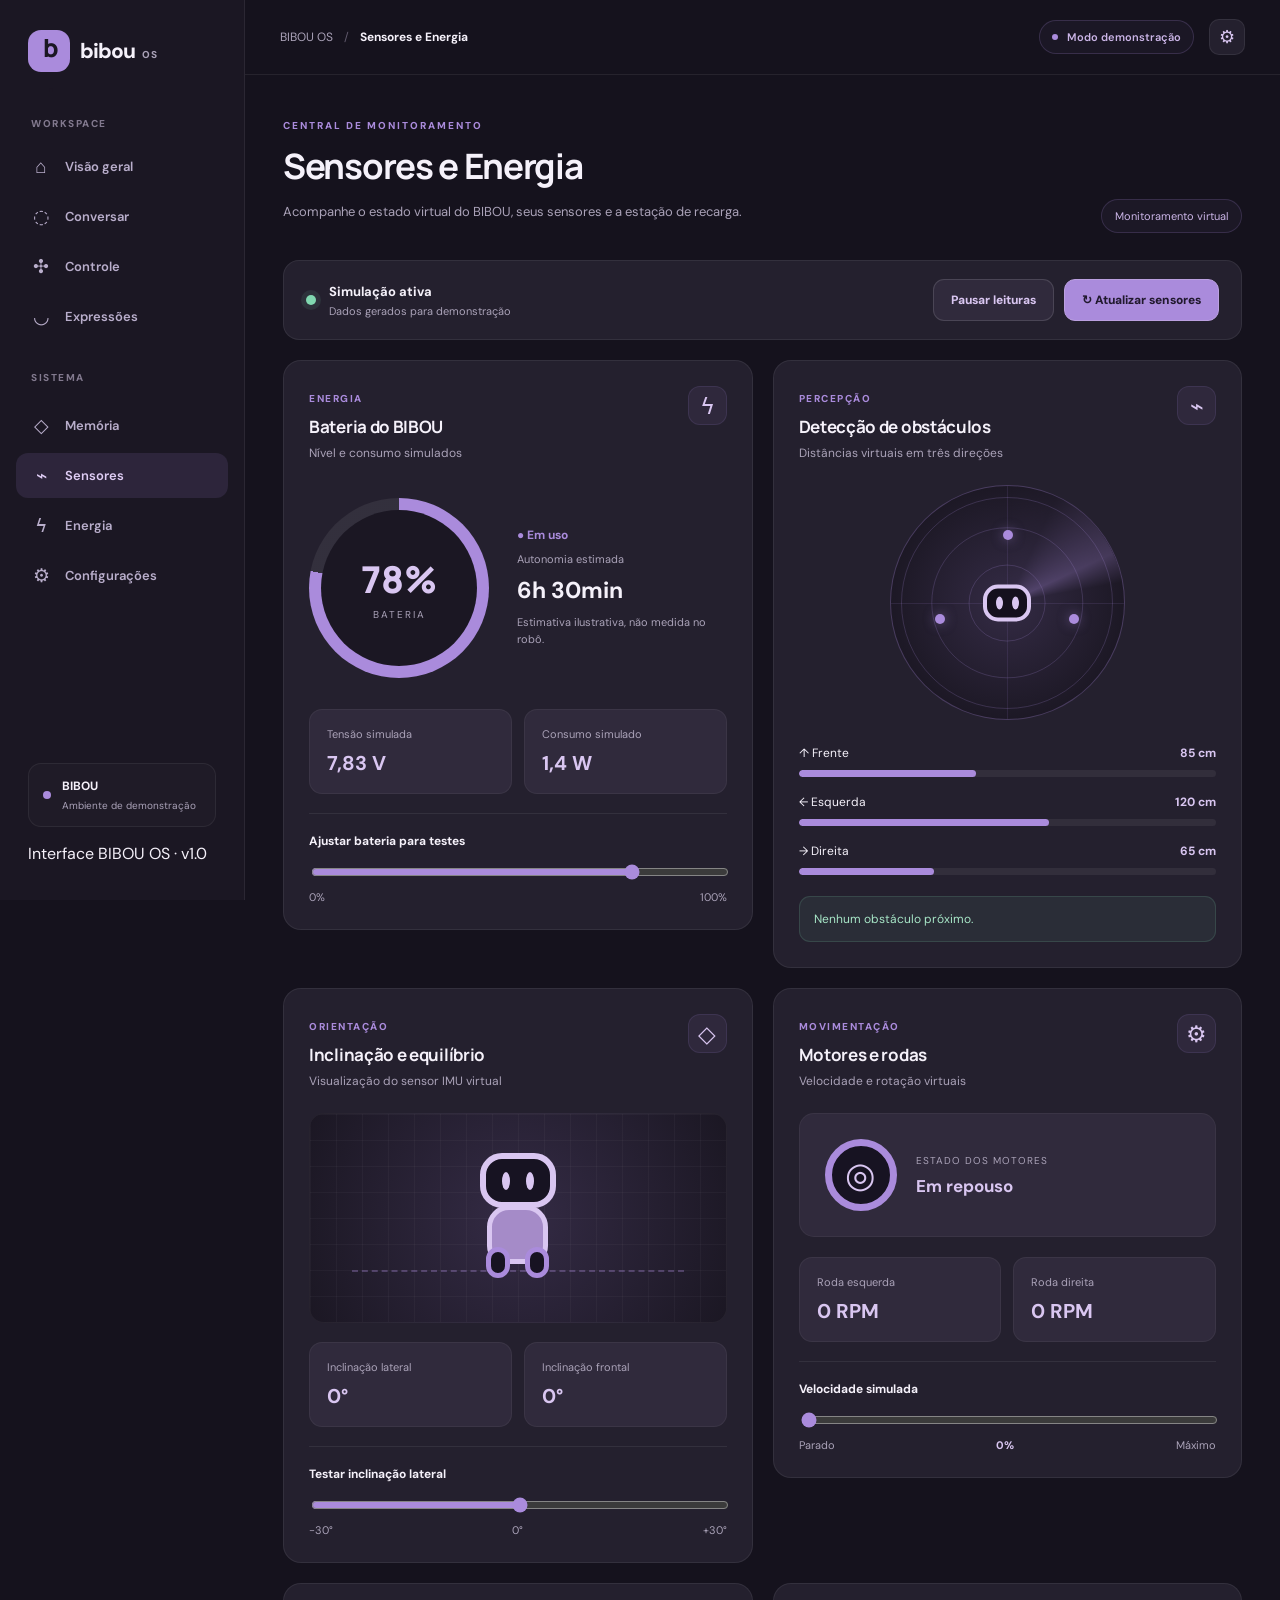
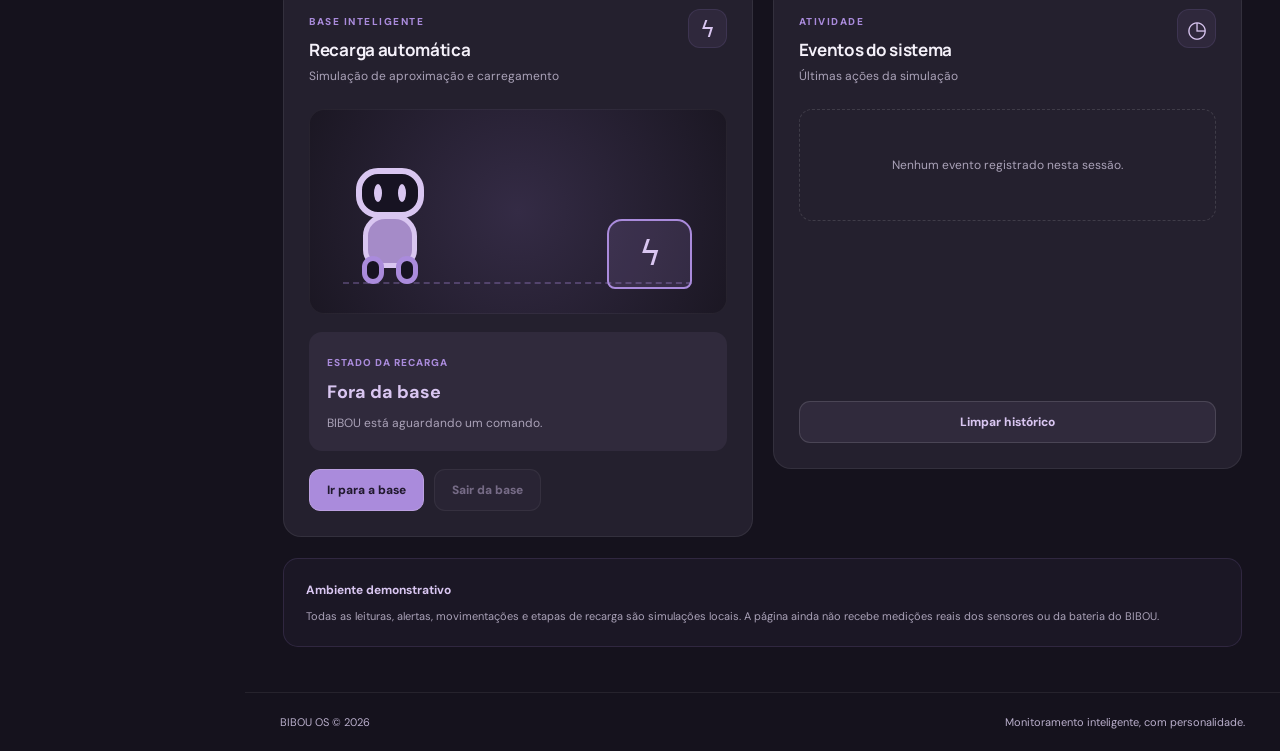
<file: html/sensores.html>
<!DOCTYPE html>
<html lang="pt-BR">
<head>
  <meta charset="UTF-8">
  <meta name="viewport" content="width=device-width, initial-scale=1.0">
  <meta name="theme-color" content="#15121d">
  <title>Sensores e Energia | BIBOU OS</title>

  <link rel="preconnect" href="https://fonts.googleapis.com">
  <link rel="preconnect" href="https://fonts.gstatic.com" crossorigin>
  <link href="https://fonts.googleapis.com/css2?family=DM+Sans:wght@400;500;600;700&family=Manrope:wght@400;500;600;700;800&display=swap" rel="stylesheet">

  <!-- Mantidos os caminhos relativos do projeto original -->
  <link rel="stylesheet" href="../css/dashboard.css">
  <link rel="stylesheet" href="../css/design-system.css">
  <link rel="stylesheet" href="../css/sensores.css">

  <script src="../js/bibou-preferencias.js" defer></script>
  <script src="../js/sensores.js" defer></script>

</head>

<body class="sensores-premium">
  <div class="app">

    <aside class="sidebar" id="sidebar">
      <a href="dashboard.html" class="logo">
        <span class="brand-symbol">b<span>.</span></span>
        <span class="brand-name">bibou <small>OS</small></span>
      </a>

      <div class="menu-label">WORKSPACE</div>

      <nav class="menu" aria-label="Menu principal">
        <a href="dashboard.html" class="menu-item">
          <span class="nav-icon">⌂</span> Visão geral
        </a>
        <a href="conversar.html" class="menu-item">
          <span class="nav-icon">◌</span> Conversar
        </a>
        <a href="controle.html" class="menu-item">
          <span class="nav-icon">✣</span> Controle
        </a>
        <a href="expressoes.html" class="menu-item">
          <span class="nav-icon">◡</span> Expressões
        </a>

        <div class="menu-label menu-label-second">SISTEMA</div>

        <a href="memoria.html" class="menu-item">
          <span class="nav-icon">◇</span> Memória
        </a>
        <a href="sensores.html" class="menu-item ativo" aria-current="page">
          <span class="nav-icon">⌁</span> Sensores
        </a>
        <a href="#energia" class="menu-item">
          <span class="nav-icon">ϟ</span> Energia
        </a>
        <a href="configuracoes.html" class="menu-item">
          <span class="nav-icon">⚙</span> Configurações
        </a>
      </nav>

      <div class="sidebar-bottom">
        <div class="sidebar-device">
          <span class="sidebar-device-dot"></span>
          <div>
            <strong data-bibou-nome>BIBOU</strong>
            <small>Ambiente de demonstração</small>
          </div>
        </div>
        <p>Interface BIBOU OS · v1.0</p>
      </div>
    </aside>

    <div class="overlay" id="overlay" hidden></div>

    <div class="conteudo">
      <header class="topbar">
        <div class="topbar-left">
          <button
            id="menuToggle"
            class="menu-toggle"
            type="button"
            aria-label="Abrir menu"
            aria-expanded="false"
          >☰</button>

          <div class="breadcrumb">
            <span>BIBOU OS</span>
            <span class="breadcrumb-divider">/</span>
            <strong>Sensores e Energia</strong>
          </div>
        </div>

        <div class="topbar-right">
          <span class="topbar-demo">
            <span></span> Modo demonstração
          </span>
          <a
            href="configuracoes.html"
            class="profile-button"
            aria-label="Configurações"
          >⚙</a>
        </div>
      </header>

      <main class="sensors-main">

        <div class="page-heading">
          <div>
            <span class="eyebrow">CENTRAL DE MONITORAMENTO</span>
            <h1>Sensores e Energia</h1>
            <p>
              Acompanhe o estado virtual do BIBOU,
              seus sensores e a estação de recarga.
            </p>
          </div>
          <span class="sensors-tag">Monitoramento virtual</span>
        </div>

        <div class="sensors-toolbar">
          <div class="sensors-live" id="indicadorSimulacao">
            <span class="sensors-live-dot"></span>
            <div>
              <strong id="estadoSimulacao">Simulação ativa</strong>
              <small>Dados gerados para demonstração</small>
            </div>
          </div>

          <div class="sensors-actions">
            <button id="alternarSimulacao" class="sensors-button-secondary" type="button">
              Pausar leituras
            </button>
            <button id="novasLeituras" class="sensors-button-primary" type="button">
              ↻ Atualizar sensores
            </button>
          </div>
        </div>

        <div class="sensors-grid">

          <!-- BATERIA -->
          <section class="sensors-panel" id="energia">
            <div class="sensors-panel-header">
              <div>
                <span class="sensors-overline">ENERGIA</span>
                <h2>Bateria do BIBOU</h2>
                <p>Nível e consumo simulados</p>
              </div>
              <span class="sensors-panel-icon">ϟ</span>
            </div>

            <div class="sensors-battery-layout">
              <div class="sensors-battery-ring" id="anelBateria">
                <div class="sensors-battery-center">
                  <strong id="bateriaValor">78%</strong>
                  <span>BATERIA</span>
                </div>
              </div>

              <div class="sensors-battery-summary">
                <span class="sensors-state-label" id="bateriaStatus">● Em uso</span>
                <small>Autonomia estimada</small>
                <strong id="autonomiaValor">6h 30min</strong>
                <p>Estimativa ilustrativa, não medida no robô.</p>
              </div>
            </div>

            <div class="sensors-metrics">
              <div class="sensors-metric">
                <span>Tensão simulada</span>
                <strong id="tensaoValor">7,80 V</strong>
              </div>
              <div class="sensors-metric">
                <span>Consumo simulado</span>
                <strong id="consumoValor">1,4 W</strong>
              </div>
            </div>

            <div class="sensors-slider-area">
              <label for="ajusteBateria">Ajustar bateria para testes</label>
              <input id="ajusteBateria" type="range" min="0" max="100" value="78">
              <div class="sensors-range-labels">
                <span>0%</span>
                <span>100%</span>
              </div>
            </div>
          </section>

          <!-- RADAR -->
          <section class="sensors-panel">
            <div class="sensors-panel-header">
              <div>
                <span class="sensors-overline">PERCEPÇÃO</span>
                <h2>Detecção de obstáculos</h2>
                <p>Distâncias virtuais em três direções</p>
              </div>
              <span class="sensors-panel-icon">⌁</span>
            </div>

            <div class="sensors-radar">
              <div class="radar-circle radar-circle-one"></div>
              <div class="radar-circle radar-circle-two"></div>
              <div class="radar-circle radar-circle-three"></div>
              <div class="radar-cross radar-cross-horizontal"></div>
              <div class="radar-cross radar-cross-vertical"></div>
              <div class="radar-sweep"></div>

              <div class="radar-bibou" aria-hidden="true">
                <span></span><span></span>
              </div>

              <span class="radar-point radar-front" id="pontoFrente"></span>
              <span class="radar-point radar-left" id="pontoEsquerda"></span>
              <span class="radar-point radar-right" id="pontoDireita"></span>
            </div>

            <div class="sensors-distances">
              <div class="sensors-distance-row">
                <span>↑ Frente</span>
                <strong id="distFrente">85 cm</strong>
                <div class="sensors-distance-track">
                  <span id="barraFrente"></span>
                </div>
              </div>
              <div class="sensors-distance-row">
                <span>← Esquerda</span>
                <strong id="distEsquerda">120 cm</strong>
                <div class="sensors-distance-track">
                  <span id="barraEsquerda"></span>
                </div>
              </div>
              <div class="sensors-distance-row">
                <span>→ Direita</span>
                <strong id="distDireita">65 cm</strong>
                <div class="sensors-distance-track">
                  <span id="barraDireita"></span>
                </div>
              </div>
            </div>

            <div class="sensors-alert" id="alertaObstaculo" role="status" aria-live="polite">
              Nenhum obstáculo próximo.
            </div>
          </section>

          <!-- INCLINAÇÃO -->
          <section class="sensors-panel">
            <div class="sensors-panel-header">
              <div>
                <span class="sensors-overline">ORIENTAÇÃO</span>
                <h2>Inclinação e equilíbrio</h2>
                <p>Visualização do sensor IMU virtual</p>
              </div>
              <span class="sensors-panel-icon">◇</span>
            </div>

            <div class="sensors-tilt-stage">
              <div class="tilt-grid"></div>
              <div class="tilt-horizon"></div>

              <div class="tilt-bibou" id="roboInclinacao" aria-hidden="true">
                <div class="tilt-head">
                  <span></span><span></span>
                </div>
                <div class="tilt-body"></div>
                <div class="tilt-wheel tilt-wheel-left"></div>
                <div class="tilt-wheel tilt-wheel-right"></div>
              </div>
            </div>

            <div class="sensors-metrics">
              <div class="sensors-metric">
                <span>Inclinação lateral</span>
                <strong id="inclinacaoLateral">0°</strong>
              </div>
              <div class="sensors-metric">
                <span>Inclinação frontal</span>
                <strong id="inclinacaoFrontal">0°</strong>
              </div>
            </div>

            <div class="sensors-slider-area">
              <label for="ajusteInclinacao">Testar inclinação lateral</label>
              <input id="ajusteInclinacao" type="range" min="-30" max="30" value="0">
              <div class="sensors-range-labels">
                <span>-30°</span>
                <span>0°</span>
                <span>+30°</span>
              </div>
            </div>
          </section>

          <!-- MOTORES -->
          <section class="sensors-panel">
            <div class="sensors-panel-header">
              <div>
                <span class="sensors-overline">MOVIMENTAÇÃO</span>
                <h2>Motores e rodas</h2>
                <p>Velocidade e rotação virtuais</p>
              </div>
              <span class="sensors-panel-icon">⚙</span>
            </div>

            <div class="sensors-motor-state">
              <div class="motor-wheel" id="motorIcone">◎</div>
              <div>
                <small>ESTADO DOS MOTORES</small>
                <strong id="motorEstado">Em repouso</strong>
              </div>
            </div>

            <div class="sensors-metrics">
              <div class="sensors-metric">
                <span>Roda esquerda</span>
                <strong id="rpmEsquerda">0 RPM</strong>
              </div>
              <div class="sensors-metric">
                <span>Roda direita</span>
                <strong id="rpmDireita">0 RPM</strong>
              </div>
            </div>

            <div class="sensors-slider-area">
              <label for="ajusteMotores">Velocidade simulada</label>
              <input id="ajusteMotores" type="range" min="0" max="100" value="0">
              <div class="sensors-range-labels">
                <span>Parado</span>
                <strong id="motorPercentual">0%</strong>
                <span>Máximo</span>
              </div>
            </div>
          </section>

          <!-- RECARGA -->
          <section class="sensors-panel">
            <div class="sensors-panel-header">
              <div>
                <span class="sensors-overline">BASE INTELIGENTE</span>
                <h2>Recarga automática</h2>
                <p>Simulação de aproximação e carregamento</p>
              </div>
              <span class="sensors-panel-icon">ϟ</span>
            </div>

            <div class="sensors-charge-stage">
              <div class="charge-floor"></div>

              <div class="charge-bibou" id="bibouRecarga" aria-hidden="true">
                <div class="charge-head">
                  <span></span><span></span>
                </div>
                <div class="charge-body"></div>
                <div class="charge-wheel charge-wheel-left"></div>
                <div class="charge-wheel charge-wheel-right"></div>
              </div>

              <div class="charge-base">
                <span>ϟ</span>
              </div>
            </div>

            <div class="sensors-charge-status" aria-live="polite">
              <small>ESTADO DA RECARGA</small>
              <strong id="estadoRecarga">Fora da base</strong>
              <p id="descricaoRecarga">BIBOU está aguardando um comando.</p>
            </div>

            <div class="sensors-charge-actions">
              <button id="iniciarRecarga" class="sensors-button-primary" type="button">
                Ir para a base
              </button>
              <button id="sairBase" class="sensors-button-secondary" type="button" disabled>
                Sair da base
              </button>
            </div>
          </section>

          <!-- HISTÓRICO -->
          <section class="sensors-panel">
            <div class="sensors-panel-header">
              <div>
                <span class="sensors-overline">ATIVIDADE</span>
                <h2>Eventos do sistema</h2>
                <p>Últimas ações da simulação</p>
              </div>
              <span class="sensors-panel-icon">◷</span>
            </div>

            <div id="historicoSensores" class="sensors-history" aria-live="polite">
              <div class="sensors-history-empty">
                Nenhum evento registrado nesta sessão.
              </div>
            </div>

            <button id="limparHistorico" class="sensors-button-secondary sensors-full-button" type="button">
              Limpar histórico
            </button>
          </section>
        </div>

        <div class="sensors-disclaimer">
          <strong>Ambiente demonstrativo</strong>
          <p>
            Todas as leituras, alertas, movimentações e etapas de recarga
            são simulações locais. A página ainda não recebe medições
            reais dos sensores ou da bateria do BIBOU.
          </p>
        </div>
      </main>

      <footer class="rodape">
        <span>BIBOU OS © 2026</span>
        <span>Monitoramento inteligente, com personalidade.</span>
      </footer>
    </div>
  </div>

  <div id="toast" class="toast" role="status" aria-live="polite"></div>
</body>
</html>
</file>
<file: css/design-system.css>
/* ==========================================
   BIBOU OS - DESIGN SYSTEM
   Versão 1.0
   Identidade visual compartilhada
========================================== */

/* 1. CORES E VARIÁVEIS */

:root {
  --fundo: #100b20;
  --sidebar: #171027;
  --card: #211733;
  --card-hover: #302044;
  --roxo: #a978ff;
  --lilas: #d9baff;
  --rosa: #ff9fe3;
  --branco: #faf6ff;
  --cinza: #b9aecb;
  --borda: #ffffff12;

  --bibou-success: #78e7b1;
  --bibou-warning: #ffcc83;
  --bibou-danger: #ff9b9b;

  --bibou-radius-sm: 10px;
  --bibou-radius-md: 15px;
  --bibou-radius-lg: 20px;
  --bibou-radius-xl: 24px;

  --bibou-shadow:
    0 12px 35px rgba(0, 0, 0, .15);

  --bibou-transition: .22s ease;
}

/* 2. BASE GLOBAL */

html {
  scroll-behavior: smooth;
  scroll-padding-top: 85px;
}

body {
  background: var(--fundo);
  color: var(--branco);
  -webkit-font-smoothing: antialiased;
}

button,
input,
select,
textarea {
  font: inherit;
}

button {
  cursor: pointer;
}

button:disabled {
  cursor: not-allowed;
}

a {
  text-underline-offset: 3px;
}

img,
video,
canvas {
  max-width: 100%;
}

[hidden] {
  display: none !important;
}

/* 3. ACESSIBILIDADE */

:where(
  a,
  button,
  input,
  select,
  textarea
):focus-visible {
  outline: 2px solid var(--rosa);
  outline-offset: 3px;
}

::selection {
  background: #a978ff70;
  color: #fff;
}

/* 4. CARTÕES COMPARTILHADOS */

.card {
  border-radius: var(--bibou-radius-lg);
  border: 1px solid var(--borda);
  box-shadow: var(--bibou-shadow);
  transition:
    border-color var(--bibou-transition),
    box-shadow var(--bibou-transition);
}

.card:hover {
  border-color: #a978ff30;
}

.card:focus-within {
  border-color: #a978ff50;
}

/* 5. MENU LATERAL */

.sidebar {
  background: var(--sidebar);
  border-right: 1px solid var(--borda);
}

.sidebar .menu-item {
  border-radius: 12px;
  transition:
    background var(--bibou-transition),
    color var(--bibou-transition);
}

.sidebar .menu-item:hover {
  background: #a978ff18;
  color: var(--branco);
}

.sidebar .menu-item.ativo,
.sidebar .menu-item[aria-current="page"] {
  background: #a978ff28;
  color: var(--lilas);
}

/* 6. CABEÇALHO */

.topbar {
  border-bottom-color: var(--borda);
}

.topbar h1 span {
  color: var(--rosa);
}

.topbar-label {
  letter-spacing: 1.5px;
}

/* 7. BOTÕES COMPARTILHADOS */

:is(
  .exp-primary,
  .mem-primary,
  .sen-button-primary,
  .cfg-primary
) {
  background: linear-gradient(
    120deg,
    #c69aff,
    #ffabe4
  );
  color: #21132f;
  border: 0;
  border-radius: 13px;
  font-weight: 900;
  transition:
    transform var(--bibou-transition),
    box-shadow var(--bibou-transition),
    filter var(--bibou-transition);
}

:is(
  .exp-primary,
  .mem-primary,
  .sen-button-primary,
  .cfg-primary
):hover:not(:disabled) {
  transform: translateY(-2px);
  box-shadow: 0 8px 25px #a978ff30;
}

:is(
  .exp-secondary,
  .sen-button-outline,
  .cfg-secondary
) {
  border: 1px solid #a978ff55;
  background: #a978ff15;
  color: var(--lilas);
  border-radius: 13px;
}

:is(
  .exp-primary,
  .mem-primary,
  .sen-button-primary,
  .cfg-primary,
  .exp-secondary,
  .sen-button-outline,
  .cfg-secondary
):active:not(:disabled) {
  transform: scale(.98);
}

/* 8. FORMULÁRIOS */

:is(
  .mem-form input,
  .mem-form select,
  .mem-form textarea,
  .cfg-form > input,
  .cfg-form > select
) {
  background: #150e26;
  color: var(--branco);
  border: 1px solid #a978ff35;
  border-radius: 12px;
  transition:
    border-color var(--bibou-transition),
    box-shadow var(--bibou-transition);
}

:is(
  .mem-form input,
  .mem-form select,
  .mem-form textarea,
  .cfg-form > input,
  .cfg-form > select
):focus {
  border-color: var(--roxo);
  box-shadow: 0 0 0 3px #a978ff18;
}

/* 9. CONTROLES DESLIZANTES */

input[type="range"] {
  accent-color: var(--roxo);
}

input[type="checkbox"] {
  accent-color: var(--roxo);
}

/* 10. ETIQUETAS E TEXTOS */

:is(
  .exp-etiqueta,
  .mem-label,
  .sen-label,
  .cfg-label
) {
  font-weight: 900;
  letter-spacing: 1.5px;
}

:is(
  .exp-description,
  .mem-description,
  .sen-description
) {
  color: var(--cinza);
  line-height: 1.75;
}

/* 11. RODAPÉ */

.rodape {
  color: var(--cinza);
  border-top-color: var(--borda);
}

/* 12. ELEMENTOS INTERATIVOS */

:is(
  .exp-option,
  .mem-personalidade,
  .cfg-found-device
) {
  transition:
    background var(--bibou-transition),
    border-color var(--bibou-transition),
    transform var(--bibou-transition);
}

:is(
  .exp-option,
  .mem-personalidade
):hover {
  border-color: #a978ff80;
}

/* 13. RESPONSIVIDADE */

@media (max-width: 768px) {
  .conteudo {
    min-width: 0;
  }

  .card {
    min-width: 0;
  }

  :is(
    .exp-hero,
    .mem-hero,
    .sen-hero,
    .cfg-hero
  ) {
    border-radius: 20px;
  }

  :is(
    .exp-layout,
    .mem-grid,
    .sen-grid,
    .cfg-grid
  ) {
    gap: 15px;
  }

  .rodape {
    line-height: 1.6;
  }
}

@media (max-width: 480px) {
  :is(
    .exp-hero,
    .mem-hero,
    .sen-hero,
    .cfg-hero
  ) {
    padding: 22px 18px;
  }

  :is(
    .exp-hero,
    .mem-hero,
    .sen-hero,
    .cfg-hero
  ) h2 {
    line-height: 1.25;
  }

  :is(
    .exp-preview-actions,
    .sen-charge-buttons,
    .cfg-connection-actions
  ) button {
    min-height: 42px;
  }
}

/* 14. MOVIMENTO REDUZIDO */

@media (prefers-reduced-motion: reduce) {
  html {
    scroll-behavior: auto;
  }

  *,
  *::before,
  *::after {
    animation-duration: .01ms !important;
    animation-iteration-count: 1 !important;
    transition-duration: .01ms !important;
    scroll-behavior: auto !important;
  }
}


/* =====================================
   BIBOU OS - PREFERÊNCIAS COMPARTILHADAS
===================================== */

.bibou-shared-card {
  display: flex;
  align-items: center;
  gap: 22px;
  padding: 24px;
  margin-bottom: 22px;
  border: 1px solid #a978ff35;
  border-radius: 20px;
  background: linear-gradient(
    120deg,
    #302044,
    #211733
  );
}

.bibou-shared-icon {
  display: flex;
  align-items: center;
  justify-content: center;
  width: 90px;
  height: 90px;
  flex-shrink: 0;
  border-radius: 25px;
  background: #a978ff20;
  font-size: 45px;
  box-shadow: 0 0 25px #a978ff15;
}

.bibou-shared-content {
  flex: 1;
  min-width: 0;
}

.bibou-shared-content > span {
  color: #ff9fe3;
  font-size: 10px;
  font-weight: 900;
  letter-spacing: 1.5px;
}

.bibou-shared-content h2 {
  margin: 9px 0;
  font-size: clamp(20px, 3vw, 27px);
}

.bibou-shared-content h2 span {
  color: #d9baff;
  overflow-wrap: anywhere;
}

.bibou-shared-content p {
  color: #b9aecb;
  font-size: 13px;
}

.bibou-shared-content p strong {
  color: #faf6ff;
}

.bibou-shared-tags {
  display: flex;
  flex-wrap: wrap;
  gap: 10px;
  margin-top: 15px;
}

.bibou-shared-tags > span {
  padding: 9px 13px;
  background: #a978ff20;
  border: 1px solid #a978ff30;
  border-radius: 20px;
  color: #d9baff;
  font-size: 11px;
  font-weight: 800;
}

@media (max-width: 480px) {
  .bibou-shared-card {
    flex-direction: column;
    align-items: flex-start;
    padding: 20px;
  }

  .bibou-shared-icon {
    width: 65px;
    height: 65px;
    font-size: 35px;
  }
}


/* PRÉVIA DE PERSONALIDADE NO CHAT */

.bibou-chat-personality {
  display: flex;
  align-items: center;
  gap: 15px;
  padding: 17px 20px;
  margin-bottom: 18px;
  background: linear-gradient(
    120deg,
    #302044,
    #211733
  );
  border: 1px solid #a978ff35;
  border-radius: 18px;
}

.bibou-chat-personality-icon {
  width: 55px;
  height: 55px;
  flex-shrink: 0;
  display: grid;
  place-items: center;
  background: #a978ff20;
  border-radius: 16px;
  font-size: 26px;
}

.bibou-chat-personality small {
  display: block;
  color: #ff9fe3;
  font-size: 10px;
  font-weight: 900;
  letter-spacing: 1px;
}

.bibou-chat-personality strong {
  display: block;
  color: #d9baff;
  font-size: 16px;
  margin: 5px 0;
}

.bibou-chat-personality p {
  color: #b9aecb;
  font-size: 12px;
  line-height: 1.6;
}
</file>
<file: css/style.css>
@import url('https://fonts.googleapis.com/css2?family=Nunito:wght@400;500;600;700;800;900&display=swap');

:root {
  --fundo: #100b20;
  --fundo-claro: #211537;
  --roxo: #a978ff;
  --lilas: #d9baff;
  --rosa: #ff9fe3;
  --branco: #faf6ff;
  --cinza: #b9aecb;
}

* {
  margin: 0;
  padding: 0;
  box-sizing: border-box;
}

body {
  min-height: 100vh;
  min-height: 100dvh;
  font-family: 'Nunito', sans-serif;
  background: var(--fundo);
  color: var(--branco);
  overflow-x: hidden;
}

/* FUNDO */

.fundo {
  position: fixed;
  inset: 0;
  overflow: hidden;
  pointer-events: none;
  z-index: -1;
  background:
    radial-gradient(ellipse at 50% 35%, #30204f 0%, transparent 55%),
    linear-gradient(145deg, #100b20, #19102c 60%, #0d091a);
}

.luz {
  position: absolute;
  border-radius: 50%;
  filter: blur(90px);
  opacity: .35;
  animation: flutuarLuz 9s ease-in-out infinite alternate;
}

.luz-1 {
  width: 350px;
  height: 350px;
  background: #8c4bff;
  top: -140px;
  left: -100px;
}

.luz-2 {
  width: 420px;
  height: 420px;
  background: #b44dff;
  right: -180px;
  bottom: -180px;
  animation-delay: -3s;
}

.luz-3 {
  width: 200px;
  height: 200px;
  background: #ff75d8;
  top: 45%;
  left: 45%;
  opacity: .15;
}

/* CABEÇALHO */

.cabecalho {
  width: 100%;
  padding: 26px 6%;
  display: flex;
  align-items: center;
  justify-content: space-between;
  gap: 15px;
}

.logo {
  text-decoration: none;
  color: white;
  font-size: 21px;
  font-weight: 900;
  letter-spacing: 1px;
}

.logo span:last-child {
  color: var(--lilas);
  margin-left: 4px;
}

.logo-icone {
  color: var(--rosa);
  margin-right: 7px;
}

.modo-demo {
  display: flex;
  align-items: center;
  gap: 9px;
  color: var(--lilas);
  font-size: 12px;
  font-weight: 800;
  padding: 10px 15px;
  border: 1px solid #76549b80;
  background: #ffffff08;
  border-radius: 30px;
}

.ponto-demo {
  width: 8px;
  height: 8px;
  border-radius: 50%;
  background: var(--rosa);
  box-shadow: 0 0 12px var(--rosa);
}

/* ÁREA PRINCIPAL */

.principal {
  min-height: calc(100dvh - 155px);
  display: flex;
  align-items: center;
  justify-content: center;
  padding: 25px 20px 45px;
}

.apresentacao {
  width: 100%;
  max-width: 850px;
  display: flex;
  flex-direction: column;
  align-items: center;
  text-align: center;
  animation: aparecer 1s ease both;
}

.etiqueta {
  color: var(--lilas);
  font-size: 11px;
  font-weight: 900;
  letter-spacing: 3px;
  margin-bottom: 15px;
}

.etiqueta span {
  color: var(--rosa);
  margin-right: 7px;
}

/* ROBÔ */

.robo-area {
  width: 300px;
  height: 260px;
  position: relative;
  display: flex;
  align-items: center;
  justify-content: center;
}

.circulo {
  position: absolute;
  border: 1px solid #c79aff35;
  border-radius: 50%;
}

.circulo-1 {
  width: 245px;
  height: 245px;
  box-shadow: 0 0 65px #a978ff18;
}

.circulo-2 {
  width: 290px;
  height: 290px;
  border-style: dashed;
  opacity: .35;
  animation: girar 50s linear infinite;
}

.robo {
  position: relative;
  z-index: 2;
  animation: flutuar 4s ease-in-out infinite;
}

.cabeca {
  position: relative;
  width: 195px;
  height: 150px;
  border-radius: 58px;
  background: linear-gradient(145deg, #f7eaff, #a994df);
  border: 5px solid #e6d4ff;
  box-shadow:
    0 15px 45px #0008,
    0 0 45px #a978ff55,
    inset -10px -12px 22px #8264b255;
  display: flex;
  align-items: center;
  justify-content: center;
}

.rosto {
  width: 156px;
  height: 110px;
  background: linear-gradient(145deg, #211638, #100c21);
  border-radius: 40px;
  display: flex;
  flex-direction: column;
  align-items: center;
  justify-content: center;
  gap: 18px;
  box-shadow: inset 0 0 20px #0009;
}

.olhos {
  display: flex;
  gap: 37px;
}

.olho {
  width: 18px;
  height: 29px;
  border-radius: 50%;
  background: #e4b9ff;
  box-shadow: 0 0 15px #d58aff;
  animation: piscar 5s infinite;
}

.boca {
  width: 29px;
  height: 14px;
  border-bottom: 4px solid #ff9fe3;
  border-radius: 0 0 50% 50%;
}

.bochecha {
  position: absolute;
  width: 18px;
  height: 9px;
  background: #ff9fe380;
  border-radius: 50%;
  top: 88px;
  filter: blur(3px);
}

.bochecha-esq { left: 21px; }
.bochecha-dir { right: 21px; }

.antena {
  position: absolute;
  width: 6px;
  height: 34px;
  background: #c9b2f7;
  top: -29px;
  left: calc(50% - 3px);
  border-radius: 5px;
}

.antena-ponta {
  width: 19px;
  height: 19px;
  border-radius: 50%;
  background: var(--rosa);
  box-shadow: 0 0 20px var(--rosa);
  position: absolute;
  top: -12px;
  left: -7px;
}

.sombra-robo {
  width: 120px;
  height: 15px;
  background: #0008;
  filter: blur(13px);
  border-radius: 50%;
  position: absolute;
  bottom: -36px;
  left: 38px;
}

.estrela {
  position: absolute;
  color: var(--lilas);
  text-shadow: 0 0 15px var(--roxo);
  animation: brilho 3s ease-in-out infinite;
}

.estrela-1 { top: 25px; left: 35px; font-size: 23px; }
.estrela-2 { right: 22px; top: 80px; font-size: 30px; animation-delay: 1s; }
.estrela-3 { left: 45px; bottom: 35px; font-size: 15px; animation-delay: 2s; }

/* TEXTO */

.conteudo {
  max-width: 640px;
}

.saudacao {
  color: var(--rosa);
  font-size: 12px;
  font-weight: 900;
  letter-spacing: 3px;
  margin-bottom: 10px;
}

h1 {
  font-size: clamp(38px, 6vw, 65px);
  line-height: 1.15;
  font-weight: 900;
  letter-spacing: -2px;
  margin-bottom: 20px;
}

h1 span {
  background: linear-gradient(90deg, #cba2ff, #ff9fe3);
  -webkit-background-clip: text;
  background-clip: text;
  color: transparent;
}

.descricao {
  font-size: 16px;
  line-height: 1.8;
  color: var(--cinza);
  max-width: 530px;
  margin: 0 auto 30px;
}

/* BOTÃO */

.botao-comecar {
  border: none;
  cursor: pointer;
  border-radius: 50px;
  padding: 17px 35px;
  color: #1d1030;
  background: linear-gradient(120deg, #c69aff, #ffabe4);
  font-family: inherit;
  font-size: 15px;
  font-weight: 900;
  box-shadow: 0 8px 35px #b76dff55;
  transition: transform .25s, box-shadow .25s;
}

.botao-comecar span {
  margin-left: 13px;
  font-size: 20px;
}

.botao-comecar:hover {
  transform: translateY(-4px);
  box-shadow: 0 12px 45px #b76dff88;
}

.botao-comecar:active {
  transform: scale(.97);
}

.mensagem-inferior {
  font-size: 12px;
  color: #a997bd;
  margin-top: 22px;
}

/* RODAPÉ */

.rodape {
  padding: 20px 6%;
  display: flex;
  justify-content: space-between;
  gap: 15px;
  font-size: 11px;
  color: #8e80a5;
}

/* MODAL */

.modal-fundo[hidden] {
  display: none;
}

.modal-fundo {
  position: fixed;
  inset: 0;
  z-index: 10;
  background: #080512bb;
  backdrop-filter: blur(12px);
  display: flex;
  align-items: center;
  justify-content: center;
  padding: 20px;
}

.modal {
  background: linear-gradient(145deg, #2c1b46, #181026);
  border: 1px solid #a978ff55;
  border-radius: 25px;
  padding: 40px 30px;
  text-align: center;
  max-width: 390px;
  width: 100%;
  box-shadow: 0 20px 80px #0009;
  animation: aparecer .3s ease;
}

.modal-icone {
  font-size: 55px;
  margin-bottom: 15px;
}

.modal h2 {
  font-size: 25px;
  margin-bottom: 12px;
}

.modal p {
  color: var(--cinza);
  font-size: 14px;
  line-height: 1.7;
  margin-bottom: 25px;
}

.botao-modal {
  border: none;
  background: var(--lilas);
  color: #21132f;
  padding: 13px 35px;
  border-radius: 30px;
  font-family: inherit;
  font-weight: 900;
  cursor: pointer;
}

/* ANIMAÇÕES */

@keyframes flutuar {
  0%, 100% { transform: translateY(0); }
  50% { transform: translateY(-13px); }
}

@keyframes piscar {
  0%, 43%, 47%, 100% { transform: scaleY(1); }
  45% { transform: scaleY(.08); }
}

@keyframes girar {
  to { transform: rotate(360deg); }
}

@keyframes brilho {
  0%, 100% { opacity: .4; transform: scale(.8); }
  50% { opacity: 1; transform: scale(1.2); }
}

@keyframes flutuarLuz {
  to { transform: translate(30px, 30px); }
}

@keyframes aparecer {
  from { opacity: 0; transform: translateY(20px); }
  to { opacity: 1; transform: translateY(0); }
}

/* CELULARES */

@media (max-width: 600px) {
  .cabecalho {
    padding: 22px 5%;
  }

  .logo {
    font-size: 17px;
  }

  .modo-demo {
    font-size: 10px;
    padding: 8px 10px;
  }

  .principal {
    padding: 30px 22px;
  }

  .robo-area {
    transform: scale(.85);
    margin: -15px 0;
  }

  .etiqueta {
    font-size: 9px;
    letter-spacing: 2px;
  }

  h1 {
    font-size: 42px;
  }

  .descricao {
    font-size: 14px;
  }

  .rodape {
    flex-direction: column;
    align-items: center;
    text-align: center;
    padding-bottom: 25px;
  }
}

@media (prefers-reduced-motion: reduce) {
  *, *::before, *::after {
    animation-duration: .01ms !important;
    animation-iteration-count: 1 !important;
    transition-duration: .01ms !important;
  }
}
</file>
<file: css/dashboard.css>
/* ==========================================
   BIBOU OS — DASHBOARD PREMIUM
   Base compartilhada + redesign
========================================== */

:root {
  --fundo: #15121d;
  --sidebar: #1b1723;
  --card: #24202e;
  --card-hover: #302a3c;
  --roxo: #aa8bdc;
  --lilas: #d9c6f1;
  --rosa: #e9b9da;
  --branco: #f5f1fa;
  --cinza: #aaa2b8;
  --borda: #ffffff12;
}

* {
  box-sizing: border-box;
}

body {
  margin: 0;
  background: var(--fundo);
  color: var(--branco);
  font-family: "DM Sans", "Nunito", sans-serif;
}

button,
input,
textarea,
select {
  font: inherit;
}

button {
  cursor: pointer;
}

a {
  color: inherit;
  text-decoration: none;
}

[hidden] {
  display: none !important;
}

.app {
  display: flex;
  min-height: 100vh;
}

.sidebar {
  width: 245px;
  min-width: 245px;
  position: fixed;
  inset: 0 auto 0 0;
  display: flex;
  flex-direction: column;
  padding: 30px 16px 20px;
  background: var(--sidebar);
  border-right: 1px solid var(--borda);
  z-index: 100;
  overflow-y: auto;
}

.logo {
  display: flex;
  align-items: center;
  gap: 10px;
  padding: 0 12px;
  margin-bottom: 45px;
  color: var(--branco);
  font-size: 23px;
  font-weight: 800;
}

.logo span {
  color: var(--lilas);
}

.menu-label {
  padding: 0 15px;
  margin: 0 0 14px;
  color: #82798e;
  font-size: 10px;
  font-weight: 800;
  letter-spacing: 1.5px;
}

.menu {
  display: flex;
  flex-direction: column;
  gap: 5px;
}

.menu-item {
  display: flex;
  align-items: center;
  gap: 13px;
  min-height: 43px;
  padding: 10px 14px;
  border: 0;
  border-radius: 11px;
  background: transparent;
  color: var(--cinza);
  font-size: 13px;
  font-weight: 600;
  text-align: left;
  cursor: pointer;
}

.menu-item:hover {
  background: #ffffff09;
  color: var(--branco);
}

.menu-item.ativo,
.menu-item[aria-current="page"] {
  background: #aa8bdc1b;
  color: var(--lilas);
}

.sidebar-bottom {
  margin-top: auto;
  padding: 20px 12px 0;
}

.conteudo {
  flex: 1;
  min-width: 0;
  min-height: 100vh;
  margin-left: 245px;
}

.topbar {
  min-height: 75px;
  display: flex;
  align-items: center;
  justify-content: space-between;
  gap: 15px;
  padding: 15px 35px;
  border-bottom: 1px solid var(--borda);
}

.topbar-left,
.topbar-right {
  display: flex;
  align-items: center;
  gap: 15px;
}

.topbar h1 {
  margin: 0;
  font-size: 23px;
}

.topbar-label {
  display: block;
  margin-bottom: 5px;
  color: var(--cinza);
  font-size: 10px;
}

.menu-toggle {
  display: none;
  width: 40px;
  height: 40px;
  border: 1px solid var(--borda);
  border-radius: 10px;
  background: var(--card);
  color: var(--branco);
}

.card {
  background: var(--card);
  border: 1px solid var(--borda);
  border-radius: 18px;
}

.overlay {
  position: fixed;
  inset: 0;
  background: #0009;
  z-index: 90;
}

.toast {
  position: fixed;
  bottom: 25px;
  right: 25px;
  z-index: 200;
  max-width: min(350px, calc(100vw - 32px));
  padding: 14px 20px;
  border: 1px solid #aa8bdc55;
  border-radius: 12px;
  background: #302a3c;
  color: var(--branco);
  font-size: 13px;
  box-shadow: 0 15px 40px #0005;
  opacity: 0;
  pointer-events: none;
  transform: translateY(15px);
  transition: opacity .2s, transform .2s;
}

.toast.visivel {
  opacity: 1;
  transform: translateY(0);
}

.rodape {
  display: flex;
  justify-content: space-between;
  flex-wrap: wrap;
  gap: 12px;
  padding: 22px 35px;
  color: var(--cinza);
  font-size: 11px;
  border-top: 1px solid var(--borda);
}

/* ==========================================
   DASHBOARD PREMIUM
   As regras abaixo são isoladas nesta tela
========================================== */

.dashboard-premium {
  --fundo: #15121d;
  --sidebar: #1b1723;
  --card: #24202e;
  --card-hover: #302a3c;
  --roxo: #aa8bdc;
  --lilas: #d9c6f1;
  --rosa: #e9b9da;
  --branco: #f5f1fa;
  --cinza: #aaa2b8;
  --borda: #ffffff12;

  font-family: "DM Sans", sans-serif;
  background: var(--fundo);
}

.dashboard-premium h1,
.dashboard-premium h2,
.dashboard-premium h3,
.dashboard-premium .brand-name {
  font-family: "Manrope", sans-serif;
}

.dashboard-premium .sidebar {
  background: #1b1723;
  padding-top: 30px;
}

.dashboard-premium .logo {
  margin-bottom: 48px;
  gap: 12px;
}

.brand-symbol {
  width: 42px;
  height: 42px;
  display: grid;
  place-items: center;
  border-radius: 13px;
  background: #aa8bdc;
  color: #1b1723 !important;
  font-family: "Manrope", sans-serif;
  font-size: 25px;
  font-weight: 800;
  letter-spacing: -3px;
}

.brand-symbol span {
  color: #1b1723 !important;
}

.brand-name {
  color: #f5f1fa !important;
  font-size: 21px;
  letter-spacing: -1px;
}

.brand-name small {
  margin-left: 3px;
  color: #aaa2b8;
  font-size: 10px;
  letter-spacing: 1px;
}

.dashboard-premium .menu-label {
  font-size: 9px;
  color: #817a8d;
}

.menu-label-second {
  margin-top: 27px;
}

.dashboard-premium .menu-item {
  font-size: 12px;
  font-weight: 600;
  color: #aaa2b8;
}

.dashboard-premium .menu-item:hover {
  color: #f5f1fa;
  background: #ffffff09;
}

.dashboard-premium .menu-item.ativo,
.dashboard-premium .menu-item[aria-current="page"] {
  background: #aa8bdc20;
  color: #dfcdf5;
}

.nav-icon {
  display: inline-flex;
  align-items: center;
  justify-content: center;
  width: 22px;
  flex-shrink: 0;
  font-size: 19px;
  font-weight: 400;
}

.sidebar-device {
  display: flex;
  align-items: center;
  gap: 11px;
  padding: 14px;
  border: 1px solid #ffffff10;
  border-radius: 13px;
  background: #ffffff05;
}

.sidebar-device-dot {
  width: 8px;
  height: 8px;
  flex-shrink: 0;
  border-radius: 50%;
  background: #aa8bdc;
}

.sidebar-device strong,
.sidebar-device small {
  display: block;
}

.sidebar-device strong {
  font-size: 12px;
}

.sidebar-device small {
  margin-top: 5px;
  color: #aaa2b8;
  font-size: 10px;
}

.dashboard-premium .sidebar-bottom > p {
  margin: 18px 0 0;
  color: #817a8d;
  font-size: 10px;
}

.dashboard-premium .topbar {
  background: #15121d;
  min-height: 76px;
}

.breadcrumb {
  display: flex;
  align-items: center;
  gap: 11px;
  font-size: 12px;
}

.breadcrumb > span:first-child {
  color: #aaa2b8;
}

.breadcrumb-divider {
  color: #615a6d;
}

.breadcrumb strong {
  font-weight: 700;
}

.topbar-demo {
  display: inline-flex;
  align-items: center;
  gap: 9px;
  padding: 9px 12px;
  border: 1px solid #aa8bdc33;
  border-radius: 30px;
  color: #cbb5e7;
  background: #aa8bdc0b;
  font-size: 11px;
  font-weight: 600;
}

.topbar-demo > span {
  width: 6px;
  height: 6px;
  border-radius: 50%;
  background: #aa8bdc;
}

.profile-button {
  display: grid;
  place-items: center;
  width: 36px;
  height: 36px;
  border: 1px solid #ffffff13;
  border-radius: 10px;
  background: #24202e;
  color: #d9c6f1;
  font-size: 18px;
}

.dashboard-main {
  width: 100%;
  max-width: 1500px;
  margin: 0 auto;
  padding: 38px 38px 42px;
}

.page-heading {
  display: flex;
  justify-content: space-between;
  align-items: flex-end;
  gap: 15px;
  margin-bottom: 27px;
}

.eyebrow {
  color: #aa8bdc;
  font-size: 10px;
  font-weight: 800;
  letter-spacing: 2px;
}

.page-heading h1 {
  margin: 8px 0;
  font-size: clamp(27px, 3vw, 35px);
  letter-spacing: -1.3px;
}

.page-heading p {
  color: #aaa2b8;
  font-size: 13px;
}

.page-date {
  color: #aaa2b8;
  font-size: 12px;
  white-space: nowrap;
}

/* HERO */

.hero-dashboard {
  position: relative;
  display: grid;
  grid-template-columns: 1.25fr 1fr;
  min-height: 310px;
  overflow: hidden;
  border: 1px solid #ffffff14;
  border-radius: 21px;
  background: #302a3c;
}

.hero-copy {
  position: relative;
  z-index: 2;
  display: flex;
  flex-direction: column;
  align-items: flex-start;
  justify-content: center;
  padding: 42px 43px;
}

.hero-overline {
  display: flex;
  align-items: center;
  gap: 9px;
  color: #d9c6f1;
  font-size: 10px;
  font-weight: 800;
  letter-spacing: 1.6px;
}

.hero-overline-dot {
  width: 7px;
  height: 7px;
  border-radius: 50%;
  background: #b69add;
}

.hero-copy h2 {
  margin: 21px 0 13px;
  font-size: clamp(28px, 3.4vw, 43px);
  line-height: 1.2;
  letter-spacing: -1.5px;
}

.hero-copy h2 span {
  color: #d9c6f1;
}

.hero-copy > p {
  max-width: 390px;
  margin: 0;
  color: #c0b7cc;
  font-size: 13px;
  line-height: 1.85;
}

.hero-actions {
  display: flex;
  flex-wrap: wrap;
  gap: 10px;
  margin-top: 27px;
}

.btn-primary,
.btn-ghost {
  display: inline-flex;
  align-items: center;
  justify-content: center;
  gap: 11px;
  min-height: 43px;
  padding: 12px 18px;
  border-radius: 11px;
  font-size: 12px;
  font-weight: 700;
  transition: background .2s, transform .2s;
}

.btn-primary {
  background: #b99be2;
  color: #21192e;
}

.btn-primary:hover {
  background: #d0b7ee;
  transform: translateY(-2px);
}

.btn-ghost {
  border: 1px solid #ffffff30;
  color: #f5f1fa;
}

.btn-ghost:hover {
  background: #ffffff10;
}

.hero-visual {
  position: relative;
  display: flex;
  align-items: center;
  justify-content: center;
  min-height: 310px;
}

.robot-glow {
  position: absolute;
  width: 240px;
  height: 240px;
  border-radius: 50%;
  background: #b99be21a;
  filter: blur(25px);
}

.robot {
  position: relative;
  width: 180px;
  height: 225px;
  z-index: 1;
  animation: premiumFloat 4s ease-in-out infinite;
}

.robot-antenna {
  position: absolute;
  top: 0;
  left: 87px;
  width: 6px;
  height: 26px;
  background: #d6c9e8;
  border-radius: 6px;
}

.robot-antenna span {
  position: absolute;
  top: -8px;
  left: -5px;
  width: 16px;
  height: 16px;
  border-radius: 50%;
  background: #b99be2;
}

.robot-head {
  position: absolute;
  top: 23px;
  left: 10px;
  width: 160px;
  height: 112px;
  border-radius: 49px;
  border: 5px solid #e9e2f2;
  background: #cbb9e2;
  box-shadow: 0 13px 25px #0002;
}

.robot-face {
  position: absolute;
  inset: 12px 11px;
  border-radius: 35px;
  background: #171322;
}

.robot-eyes {
  display: flex;
  justify-content: center;
  gap: 34px;
  padding-top: 21px;
}

.robot-eyes span {
  width: 13px;
  height: 23px;
  border-radius: 50%;
  background: #d4baf2;
  animation: premiumBlink 5s infinite;
}

.robot-mouth {
  width: 26px;
  height: 13px;
  margin: 9px auto 0;
  border-bottom: 3px solid #d4baf2;
  border-radius: 50%;
}

.robot-ears i {
  position: absolute;
  top: 65px;
  width: 21px;
  height: 35px;
  background: #bca8d4;
  border-radius: 10px;
}

.robot-ears i:first-child { left: 0; }
.robot-ears i:last-child { right: 0; }

.robot-body {
  position: absolute;
  top: 135px;
  left: 39px;
  width: 102px;
  height: 76px;
  border-radius: 28px 28px 20px 20px;
  background: #ded2eb;
  display: grid;
  place-items: center;
}

.robot-badge {
  display: grid;
  place-items: center;
  width: 28px;
  height: 28px;
  border-radius: 50%;
  background: #9b81c5;
  color: #fff;
  font-family: "Manrope", sans-serif;
  font-size: 14px;
  font-weight: 800;
}

.robot-arms i {
  position: absolute;
  top: 144px;
  width: 21px;
  height: 55px;
  background: #c4b1dc;
  border-radius: 14px;
}

.robot-arms i:first-child {
  left: 17px;
  transform: rotate(12deg);
}

.robot-arms i:last-child {
  right: 17px;
  transform: rotate(-12deg);
}

.robot-base {
  position: absolute;
  bottom: 0;
  left: 48px;
  width: 84px;
  height: 19px;
  background: #a998c4;
  border-radius: 12px 12px 8px 8px;
}

.hero-visual-caption {
  position: absolute;
  right: 20px;
  bottom: 18px;
  color: #a99ab9;
  font-size: 9px;
  font-weight: 700;
  letter-spacing: 1px;
}

@keyframes premiumFloat {
  50% { transform: translateY(-8px); }
}

@keyframes premiumBlink {
  0%, 44%, 48%, 100% { transform: scaleY(1); }
  46% { transform: scaleY(.1); }
}

/* SEÇÕES */

.dashboard-section {
  margin-top: 36px;
}

.section-heading {
  display: flex;
  justify-content: space-between;
  align-items: center;
  gap: 15px;
  margin-bottom: 18px;
}

.section-heading h2 {
  margin: 0;
  font-size: 17px;
  letter-spacing: -.4px;
}

.section-heading p {
  margin: 7px 0 0;
  color: #aaa2b8;
  font-size: 12px;
}

.section-hint {
  color: #82798e;
  font-size: 11px;
}

.status-grid {
  display: grid;
  grid-template-columns: repeat(4, minmax(0, 1fr));
  gap: 14px;
}

.dashboard-premium .status-card {
  display: flex;
  flex-direction: column;
  min-width: 0;
  min-height: 174px;
  padding: 19px;
  background: #24202e;
  border: 1px solid #ffffff10;
  border-radius: 16px;
  box-shadow: none;
}

.status-card-top {
  display: flex;
  align-items: center;
  justify-content: space-between;
  margin-bottom: 23px;
}

.status-icon {
  color: #cbb5e7;
  font-size: 23px;
}

.status-indicator {
  width: 7px;
  height: 7px;
  border-radius: 50%;
  background: #8d839b;
}

.status-indicator.online {
  background: #8bcbb0;
}

.status-indicator.neutral {
  background: #aa8bdc;
}

.status-card small {
  color: #aaa2b8;
  font-size: 11px;
}

.status-card strong {
  margin-top: 7px;
  color: #f5f1fa;
  font-size: 17px;
  font-weight: 800;
  overflow-wrap: anywhere;
}

.status-card a {
  margin-top: auto;
  padding-top: 17px;
  color: #bba3dd;
  font-size: 11px;
  font-weight: 700;
}

.status-card a:hover {
  color: #e0cff4;
}

.battery-mini {
  width: 34px;
  height: 15px;
  padding: 3px;
  border: 1px solid #aa8bdc;
  border-radius: 4px;
  position: relative;
}

.battery-mini::after {
  content: "";
  position: absolute;
  right: -4px;
  top: 4px;
  width: 2px;
  height: 5px;
  background: #aa8bdc;
}

.battery-mini span {
  display: block;
  width: 78%;
  height: 100%;
  border-radius: 2px;
  background: #aa8bdc;
}

/* PAINÉIS INFERIORES */

.dashboard-lower {
  display: grid;
  grid-template-columns: .9fr 1.1fr;
  gap: 17px;
  margin-top: 28px;
}

.dashboard-premium .profile-panel,
.dashboard-premium .shortcuts-panel {
  padding: 25px;
  background: #24202e;
  border: 1px solid #ffffff10;
  border-radius: 17px;
  box-shadow: none;
}

.text-link {
  color: #bba3dd;
  font-size: 12px;
  font-weight: 700;
}

.profile-identity {
  display: flex;
  align-items: center;
  gap: 14px;
  padding: 18px 0 21px;
  border-bottom: 1px solid #ffffff10;
}

.profile-avatar {
  display: grid;
  place-items: center;
  width: 54px;
  height: 54px;
  border-radius: 15px;
  background: #aa8bdc20;
  color: #d9c6f1;
  font-family: "Manrope", sans-serif;
  font-size: 25px;
  font-weight: 800;
}

.profile-identity strong,
.profile-identity small {
  display: block;
}

.profile-identity strong {
  font-size: 16px;
  overflow-wrap: anywhere;
}

.profile-identity small {
  margin-top: 6px;
  color: #aaa2b8;
  font-size: 11px;
}

.profile-detail {
  display: flex;
  justify-content: space-between;
  gap: 15px;
  padding: 16px 0;
  border-bottom: 1px solid #ffffff0c;
  font-size: 12px;
}

.profile-detail span {
  color: #aaa2b8;
}

.profile-detail strong {
  color: #e2d6f0;
  text-align: right;
  overflow-wrap: anywhere;
}

.profile-note {
  margin: 19px 0 0;
  color: #82798e;
  font-size: 11px;
  line-height: 1.7;
}

.shortcuts-list {
  display: flex;
  flex-direction: column;
  gap: 2px;
}

.shortcut {
  display: flex;
  align-items: center;
  gap: 14px;
  padding: 16px 8px;
  border-bottom: 1px solid #ffffff0c;
  border-radius: 9px;
}

.shortcut:last-child {
  border-bottom: 0;
}

.shortcut:hover {
  background: #ffffff06;
}

.shortcut-icon {
  display: grid;
  place-items: center;
  width: 43px;
  height: 43px;
  flex-shrink: 0;
  border-radius: 12px;
  background: #aa8bdc17;
  color: #cbb5e7;
  font-size: 23px;
}

.shortcut > span:nth-child(2) {
  flex: 1;
  min-width: 0;
}

.shortcut strong,
.shortcut small {
  display: block;
}

.shortcut strong {
  font-size: 13px;
}

.shortcut small {
  margin-top: 6px;
  color: #aaa2b8;
  font-size: 11px;
}

.shortcut-arrow {
  color: #bba3dd;
  font-size: 16px;
}

.dashboard-disclaimer {
  display: flex;
  align-items: flex-start;
  gap: 11px;
  margin-top: 25px;
  color: #8d849d;
  font-size: 11px;
  line-height: 1.7;
}

.dashboard-disclaimer p {
  margin: 0;
}

/* RESPONSIVIDADE */

@media (max-width: 1150px) {
  .dashboard-main {
    padding: 30px 25px;
  }

  .status-grid {
    grid-template-columns: repeat(2, minmax(0, 1fr));
  }
}

@media (max-width: 900px) {
  .sidebar {
    transform: translateX(-100%);
    transition: transform .25s ease;
  }

  .sidebar.aberto {
    transform: translateX(0);
  }

  .conteudo {
    margin-left: 0;
  }

  .menu-toggle {
    display: grid;
    place-items: center;
  }

  .hero-dashboard {
    grid-template-columns: 1fr 220px;
  }

  .hero-copy {
    padding: 30px;
  }

  .dashboard-lower {
    grid-template-columns: 1fr;
  }
}

@media (max-width: 650px) {
  .topbar {
    padding: 14px 18px;
  }

  .dashboard-main {
    padding: 25px 17px;
  }

  .page-heading {
    align-items: flex-start;
  }

  .page-date {
    display: none;
  }

  .hero-dashboard {
    grid-template-columns: 1fr;
  }

  .hero-copy {
    padding: 30px 24px 12px;
  }

  .hero-visual {
    min-height: 245px;
  }

  .robot {
    transform: scale(.88);
    transform-origin: center;
  }

  .hero-visual-caption {
    bottom: 10px;
  }

  .topbar-demo {
    font-size: 0;
    padding: 11px;
  }

  .topbar-demo > span {
    width: 8px;
    height: 8px;
  }

  .rodape {
    padding: 20px 17px;
  }
}

@media (max-width: 430px) {
  .status-grid {
    gap: 10px;
  }

  .dashboard-premium .status-card {
    padding: 14px;
    min-height: 165px;
  }

  .status-card strong {
    font-size: 14px;
  }

  .dashboard-premium .profile-panel,
  .dashboard-premium .shortcuts-panel {
    padding: 18px;
  }

  .hero-actions {
    flex-direction: column;
    width: 100%;
  }

  .hero-actions a {
    width: 100%;
  }
}

@media (prefers-reduced-motion: reduce) {
  .robot,
  .robot-eyes span {
    animation: none !important;
  }
}
</file>
<file: css/controle.css>
/* ==========================================
   BIBOU OS — CONTROLE PREMIUM
========================================== */

.controle-premium {
  --fundo: #15121d;
  --sidebar: #1b1723;
  --card: #24202e;
  --card-hover: #302a3c;
  --roxo: #aa8bdc;
  --lilas: #d9c6f1;
  --rosa: #e9b9da;
  --branco: #f5f1fa;
  --cinza: #aaa2b8;
  --borda: #ffffff12;
  background: #15121d;
  font-family: "DM Sans", sans-serif;
}

.controle-premium h1,
.controle-premium h2,
.controle-premium h3 {
  font-family: "Manrope", sans-serif;
}

.controle-premium .sidebar { background: #1b1723; }
.controle-premium .topbar { background: #15121d; }

.controle-premium .menu-item.ativo {
  background: #aa8bdc20;
  color: #dfcdf5;
}

.controle-main {
  max-width: 1500px;
  margin: 0 auto;
  padding: 38px 38px 45px;
}

.control-demo-label,
.panel-tag {
  padding: 9px 12px;
  border: 1px solid #aa8bdc30;
  border-radius: 20px;
  color: #cbb5e7;
  background: #aa8bdc0c;
  font-size: 10px;
  font-weight: 700;
}

.control-layout {
  display: grid;
  grid-template-columns: minmax(0, 1fr) 290px;
  gap: 20px;
  align-items: start;
}

.control-primary,
.control-aside {
  display: flex;
  flex-direction: column;
  gap: 20px;
  min-width: 0;
}

.control-panel {
  min-width: 0;
  padding: 25px;
  border: 1px solid #ffffff12;
  border-radius: 18px;
  background: #24202e;
}

.control-section-heading {
  display: flex;
  justify-content: space-between;
  align-items: center;
  gap: 12px;
  margin-bottom: 25px;
}

.control-section-heading h2 {
  margin: 0;
  font-size: 17px;
  letter-spacing: -.4px;
}

.control-section-heading p {
  margin: 7px 0 0;
  color: #aaa2b8;
  font-size: 12px;
  line-height: 1.6;
}

/* MOVIMENTAÇÃO */

.movement-area {
  display: grid;
  grid-template-columns: 1fr 1fr;
  gap: 24px;
  align-items: center;
  padding: 12px 0 25px;
}

.joystick-section {
  display: flex;
  flex-direction: column;
  align-items: center;
  gap: 18px;
}

.joystick {
  position: relative;
  width: 225px;
  height: 225px;
  max-width: 100%;
  aspect-ratio: 1;
  border-radius: 50%;
  border: 1px solid #63556f;
  background: #302a3c;
  box-shadow: inset 0 8px 25px #0002;
  touch-action: none;
  user-select: none;
  cursor: grab;
}

.joystick:active { cursor: grabbing; }

.joystick-ring {
  position: absolute;
  inset: 25px;
  border: 1px dashed #ffffff20;
  border-radius: 50%;
}

.joystick-axis {
  position: absolute;
  background: #ffffff12;
  pointer-events: none;
}

.joystick-axis.vertical {
  width: 1px;
  height: 70%;
  left: 50%;
  top: 15%;
}

.joystick-axis.horizontal {
  height: 1px;
  width: 70%;
  left: 15%;
  top: 50%;
}

.joystick-label {
  position: absolute;
  color: #bba3dd;
  font-size: 19px;
  pointer-events: none;
}

.joystick-label.up {
  top: 8px; left: 50%; transform: translateX(-50%);
}
.joystick-label.down {
  bottom: 8px; left: 50%; transform: translateX(-50%);
}
.joystick-label.left {
  left: 10px; top: 50%; transform: translateY(-50%);
}
.joystick-label.right {
  right: 10px; top: 50%; transform: translateY(-50%);
}

.joystick-handle {
  position: absolute;
  left: 50%;
  top: 50%;
  width: 72px;
  height: 72px;
  border: 1px solid #ffffff50;
  border-radius: 50%;
  background: #b99be2;
  box-shadow: 0 8px 22px #0003, inset 0 3px 8px #ffffff40;
  transform: translate(-50%, -50%);
  pointer-events: none;
  transition: background .15s;
}

.joystick-handle::after {
  content: "";
  position: absolute;
  inset: 26px;
  border-radius: 50%;
  background: #8f75b7;
}

.joystick-caption,
.control-subtitle {
  color: #92899f;
  font-size: 10px;
  font-weight: 800;
  letter-spacing: 1.3px;
}

/* BOTÕES DIRECIONAIS */

.direction-section {
  display: flex;
  flex-direction: column;
  align-items: center;
  gap: 19px;
}

.direction-grid {
  display: grid;
  grid-template-columns: repeat(3, 54px);
  grid-template-rows: repeat(3, 54px);
  gap: 8px;
}

.direction-button {
  border: 1px solid #ffffff20;
  border-radius: 13px;
  background: #302a3c;
  color: #d9c6f1;
  font-size: 23px;
  transition: background .15s, transform .15s;
  touch-action: none;
}

.direction-button:hover {
  background: #453a56;
}

.direction-button.pressed {
  background: #aa8bdc;
  color: #21192e;
  transform: scale(.94);
}

.direction-button.up { grid-column: 2; grid-row: 1; }
.direction-button.left { grid-column: 1; grid-row: 2; }
.direction-button.stop { grid-column: 2; grid-row: 2; }
.direction-button.right { grid-column: 3; grid-row: 2; }
.direction-button.down { grid-column: 2; grid-row: 3; }

.direction-button.stop {
  background: #3d2e40;
  color: #e9b9da;
}

.direction-help {
  max-width: 230px;
  margin: 0;
  color: #92899f;
  font-size: 11px;
  line-height: 1.7;
  text-align: center;
}

/* VELOCIDADE */

.speed-section {
  padding-top: 23px;
  border-top: 1px solid #ffffff12;
}

.speed-heading,
.speed-labels {
  display: flex;
  justify-content: space-between;
  align-items: center;
}

.speed-heading {
  margin-bottom: 18px;
}

.speed-heading label {
  color: #c4bacf;
  font-size: 12px;
}

.speed-heading strong {
  color: #d9c6f1;
  font-size: 16px;
}

#velocidade {
  width: 100%;
  height: 6px;
  margin: 0;
  accent-color: #aa8bdc;
  cursor: pointer;
}

.speed-labels {
  margin-top: 10px;
  color: #92899f;
  font-size: 10px;
}

/* GESTOS */

.action-grid {
  display: grid;
  grid-template-columns: repeat(4, minmax(0, 1fr));
  gap: 12px;
}

.action-button {
  display: flex;
  flex-direction: column;
  align-items: flex-start;
  gap: 9px;
  min-width: 0;
  min-height: 142px;
  padding: 17px 14px;
  border: 1px solid #ffffff12;
  border-radius: 14px;
  background: #302a3c;
  color: #f5f1fa;
  text-align: left;
  transition: background .2s, border-color .2s;
}

.action-button:hover,
.action-button.active {
  border-color: #aa8bdc70;
  background: #40354f;
}

.action-symbol {
  display: grid;
  place-items: center;
  width: 37px;
  height: 37px;
  margin-bottom: 4px;
  border-radius: 11px;
  background: #aa8bdc20;
  color: #d9c6f1;
  font-size: 22px;
}

.action-button strong {
  font-size: 12px;
}

.action-button small {
  color: #aaa2b8;
  font-size: 10px;
  line-height: 1.5;
}

/* PAINEL DO ROBÔ */

.robot-panel-top {
  display: flex;
  justify-content: space-between;
  align-items: center;
  color: #aa8bdc;
  font-size: 10px;
  font-weight: 800;
  letter-spacing: 1.3px;
}

.robot-panel-dot {
  width: 7px;
  height: 7px;
  border-radius: 50%;
  background: #aa8bdc;
}

.control-robot-visual {
  display: grid;
  place-items: center;
  height: 195px;
}

.control-robot {
  position: relative;
  width: 150px;
  height: 175px;
  transition: transform .25s ease;
}

.control-robot-head {
  position: absolute;
  z-index: 2;
  top: 10px;
  left: 15px;
  width: 120px;
  height: 87px;
  padding: 9px;
  border: 4px solid #e0d4ed;
  border-radius: 36px;
  background: #cbb9e2;
}

.control-robot-face {
  position: relative;
  display: flex;
  justify-content: center;
  gap: 24px;
  height: 100%;
  padding-top: 16px;
  border-radius: 25px;
  background: #171322;
}

.control-eye {
  width: 10px;
  height: 18px;
  border-radius: 50%;
  background: #d4baf2;
}

.control-mouth {
  position: absolute;
  bottom: 11px;
  left: calc(50% - 10px);
  width: 20px;
  height: 10px;
  border-bottom: 3px solid #d4baf2;
  border-radius: 50%;
}

.control-robot-body {
  position: absolute;
  top: 97px;
  left: 38px;
  display: grid;
  place-items: center;
  width: 74px;
  height: 64px;
  border-radius: 22px;
  background: #ded2eb;
}

.control-robot-body span {
  display: grid;
  place-items: center;
  width: 27px;
  height: 27px;
  border-radius: 50%;
  background: #9b81c5;
  color: #fff;
  font-size: 14px;
  font-weight: 800;
}

.control-robot-arms i {
  position: absolute;
  top: 105px;
  width: 20px;
  height: 49px;
  border-radius: 12px;
  background: #c4b1dc;
}

.control-robot-arms i:first-child { left: 17px; }
.control-robot-arms i:last-child { right: 17px; }

.control-robot-base {
  position: absolute;
  bottom: 0;
  left: 43px;
  width: 64px;
  height: 14px;
  border-radius: 10px;
  background: #a998c4;
}

.control-robot.moving {
  transform: translateY(-5px);
}

.control-robot.dancing {
  animation: controlDance .45s ease-in-out infinite alternate;
}

.control-robot.waving .control-robot-arms i:last-child {
  transform: rotate(-45deg);
  transform-origin: top center;
}

.control-robot.happy .control-eye {
  height: 10px;
  border-radius: 50% 50% 5px 5px;
}

@keyframes controlDance {
  from { transform: rotate(-8deg); }
  to { transform: rotate(8deg); }
}

.robot-panel > h2 {
  margin: 0;
  font-size: 19px;
  text-align: center;
}

.robot-panel > p {
  margin: 9px 0 0;
  color: #aaa2b8;
  font-size: 11px;
  line-height: 1.7;
  text-align: center;
}

.robot-panel-divider {
  height: 1px;
  margin: 22px 0 8px;
  background: #ffffff12;
}

.robot-stat {
  display: flex;
  justify-content: space-between;
  gap: 12px;
  padding: 13px 0;
  border-bottom: 1px solid #ffffff0c;
  font-size: 11px;
}

.robot-stat span { color: #aaa2b8; }
.robot-stat strong {
  color: #d9c6f1;
  text-align: right;
  overflow-wrap: anywhere;
}

/* ÚLTIMO COMANDO */

.activity-display {
  display: flex;
  align-items: center;
  gap: 12px;
  padding: 14px;
  border: 1px solid #ffffff10;
  border-radius: 12px;
  background: #302a3c;
}

.activity-indicator {
  width: 9px;
  height: 9px;
  flex-shrink: 0;
  border-radius: 50%;
  background: #aa8bdc;
}

.activity-display strong,
.activity-display small {
  display: block;
}

.activity-display strong {
  font-size: 12px;
}

.activity-display small {
  margin-top: 6px;
  color: #aaa2b8;
  font-size: 10px;
}

.emergency-stop {
  width: 100%;
  margin-top: 16px;
  padding: 13px;
  border: 1px solid #b7869855;
  border-radius: 11px;
  background: #b7869815;
  color: #e6b6c7;
  font-size: 12px;
  font-weight: 700;
}

.emergency-stop:hover {
  background: #b7869825;
}

.control-notice {
  display: flex;
  align-items: flex-start;
  gap: 10px;
  padding: 3px 4px;
  color: #92899f;
  font-size: 11px;
  line-height: 1.7;
}

.control-notice p { margin: 0; }

/* RESPONSIVIDADE */

@media (max-width: 1250px) {
  .control-layout {
    grid-template-columns: minmax(0, 1fr) 260px;
  }

  .action-grid {
    grid-template-columns: repeat(2, minmax(0, 1fr));
  }
}

@media (max-width: 1050px) {
  .control-layout {
    grid-template-columns: 1fr;
  }

  .control-aside {
    display: grid;
    grid-template-columns: 1fr 1fr;
    align-items: start;
  }
}

@media (max-width: 700px) {
  .controle-main { padding: 25px 17px; }

  .control-panel { padding: 19px; }

  .movement-area {
    grid-template-columns: 1fr;
    gap: 28px;
  }

  .control-aside { grid-template-columns: 1fr; }

  .control-demo-label { display: none; }
}

@media (max-width: 400px) {
  .joystick {
    width: 200px;
    height: 200px;
  }

  .direction-grid {
    grid-template-columns: repeat(3, 49px);
    grid-template-rows: repeat(3, 49px);
  }

  .action-button { min-height: 130px; }
}

@media (prefers-reduced-motion: reduce) {
  .control-robot.dancing { animation: none; }
}
</file>
<file: css/conversar.css>
/* ==========================================
   BIBOU OS — CONVERSAR PREMIUM
========================================== */

.conversar-premium {
  --fundo: #15121d;
  --sidebar: #1b1723;
  --card: #24202e;
  --card-hover: #302a3c;
  --roxo: #aa8bdc;
  --lilas: #d9c6f1;
  --rosa: #e9b9da;
  --branco: #f5f1fa;
  --cinza: #aaa2b8;
  --borda: #ffffff12;

  background: var(--fundo);
  font-family: "DM Sans", sans-serif;
}

.conversar-premium h1,
.conversar-premium h2,
.conversar-premium h3 {
  font-family: "Manrope", sans-serif;
}

.conversar-premium .sidebar {
  background: #1b1723;
}

.conversar-premium .menu-item.ativo {
  background: #aa8bdc20;
  color: #dfcdf5;
}

.conversar-premium .topbar {
  background: #15121d;
}

.conversar-main {
  width: 100%;
  max-width: 1500px;
  margin: 0 auto;
  padding: 35px 38px 42px;
}

.conversar-premium .page-heading {
  align-items: center;
}

.conversation-reset {
  padding: 11px 15px;
  border: 1px solid #ffffff20;
  border-radius: 10px;
  background: transparent;
  color: #c9bed7;
  font-size: 12px;
  font-weight: 600;
}

.conversation-reset:hover {
  background: #ffffff09;
}

.conversation-layout {
  display: grid;
  grid-template-columns: minmax(0, 1fr) 290px;
  align-items: start;
  gap: 20px;
}

/* PAINEL DE CONVERSA */

.conversation-panel {
  display: flex;
  flex-direction: column;
  min-width: 0;
  height: min(760px, calc(100dvh - 220px));
  min-height: 470px;
  overflow: hidden;
  border: 1px solid #ffffff12;
  border-radius: 18px;
  background: #201c29;
}

.conversation-header {
  display: flex;
  justify-content: space-between;
  align-items: center;
  gap: 15px;
  padding: 18px 23px;
  border-bottom: 1px solid #ffffff12;
}

.conversation-identity {
  display: flex;
  align-items: center;
  gap: 12px;
}

.conversation-identity h2 {
  margin: 0 0 4px;
  font-size: 15px;
}

.conversation-identity p {
  margin: 0;
  color: #aaa2b8;
  font-size: 11px;
}

.conversation-avatar {
  position: relative;
  width: 43px;
  height: 43px;
  border: 3px solid #e1d6ee;
  border-radius: 16px;
  background: #211a2d;
}

.avatar-eyes {
  display: flex;
  justify-content: center;
  gap: 10px;
  padding-top: 12px;
}

.avatar-eyes span {
  width: 5px;
  height: 8px;
  border-radius: 50%;
  background: #d6baf4;
}

.avatar-smile {
  width: 12px;
  height: 6px;
  margin: 3px auto 0;
  border-bottom: 2px solid #d6baf4;
  border-radius: 50%;
}

.conversation-mode {
  display: flex;
  align-items: center;
  gap: 7px;
  padding: 8px 11px;
  border-radius: 20px;
  background: #aa8bdc12;
  color: #cbb5e7;
  font-size: 10px;
  font-weight: 700;
}

.conversation-mode span {
  width: 6px;
  height: 6px;
  border-radius: 50%;
  background: #aa8bdc;
}

/* MENSAGENS */

.conversation-messages {
  display: flex;
  flex-direction: column;
  flex: 1;
  gap: 18px;
  overflow-y: auto;
  padding: 26px;
  scrollbar-width: thin;
  scrollbar-color: #51465e transparent;
}

.chat-welcome {
  align-self: center;
  max-width: 340px;
  margin: 10px auto 15px;
  text-align: center;
}

.chat-welcome-icon {
  display: grid;
  place-items: center;
  width: 58px;
  height: 58px;
  margin: 0 auto 14px;
  border-radius: 18px;
  background: #aa8bdc20;
  color: #d9c6f1;
  font-family: "Manrope", sans-serif;
  font-size: 26px;
  font-weight: 800;
}

.chat-welcome h3 {
  margin: 0 0 9px;
  font-size: 17px;
}

.chat-welcome p {
  margin: 0;
  color: #aaa2b8;
  font-size: 12px;
  line-height: 1.7;
}

.chat-message {
  display: flex;
  align-items: flex-end;
  gap: 10px;
  max-width: 85%;
}

.chat-message.bot {
  align-self: flex-start;
}

.chat-message.user {
  align-self: flex-end;
  flex-direction: row-reverse;
}

.message-avatar {
  display: grid;
  place-items: center;
  width: 29px;
  height: 29px;
  flex-shrink: 0;
  border-radius: 10px;
  background: #aa8bdc20;
  color: #d9c6f1;
  font-size: 12px;
  font-weight: 800;
}

.message-content {
  min-width: 0;
}

.message-bubble {
  padding: 13px 16px;
  border-radius: 15px;
  background: #302a3c;
  color: #f5f1fa;
  font-size: 13px;
  line-height: 1.75;
  white-space: pre-wrap;
  overflow-wrap: anywhere;
}

.chat-message.bot .message-bubble {
  border-bottom-left-radius: 5px;
}

.chat-message.user .message-bubble {
  border-bottom-right-radius: 5px;
  background: #b99be2;
  color: #21192e;
}

.message-time {
  display: block;
  margin-top: 6px;
  color: #82798e;
  font-size: 10px;
}

.chat-message.user .message-time {
  text-align: right;
}

.typing-dots {
  display: flex;
  gap: 5px;
  padding: 5px 0;
}

.typing-dots span {
  width: 6px;
  height: 6px;
  border-radius: 50%;
  background: #d9c6f1;
  animation: chatTyping 1s infinite alternate;
}

.typing-dots span:nth-child(2) {
  animation-delay: .2s;
}

.typing-dots span:nth-child(3) {
  animation-delay: .4s;
}

@keyframes chatTyping {
  to { opacity: .25; transform: translateY(-3px); }
}

/* CAMPO DE MENSAGEM */

.conversation-composer {
  padding: 14px 20px 17px;
  border-top: 1px solid #ffffff12;
  background: #201c29;
}

.suggestions {
  display: flex;
  flex-wrap: wrap;
  gap: 8px;
  margin-bottom: 13px;
}

.suggestions button {
  padding: 8px 11px;
  border: 1px solid #aa8bdc33;
  border-radius: 20px;
  background: transparent;
  color: #cbb5e7;
  font-size: 11px;
}

.suggestions button:hover {
  background: #aa8bdc13;
}

.composer-form {
  display: flex;
  align-items: flex-end;
  gap: 10px;
  padding: 9px;
  border: 1px solid #ffffff20;
  border-radius: 14px;
  background: #2a2534;
}

.composer-form:focus-within {
  border-color: #aa8bdc80;
}

.composer-form textarea {
  flex: 1;
  min-width: 0;
  min-height: 27px;
  max-height: 130px;
  padding: 8px 10px;
  resize: none;
  border: 0;
  outline: none;
  background: transparent;
  color: #f5f1fa;
  font-size: 13px;
  line-height: 1.5;
}

.composer-form textarea::placeholder {
  color: #92899f;
}

.send-button {
  display: grid;
  place-items: center;
  width: 39px;
  height: 39px;
  flex-shrink: 0;
  border: 0;
  border-radius: 11px;
  background: #b99be2;
  color: #21192e;
  font-size: 24px;
  font-weight: 700;
}

.send-button:hover {
  background: #d0b7ee;
}

.send-button:disabled {
  opacity: .5;
  cursor: not-allowed;
}

.composer-note {
  margin: 10px 0 0;
  color: #82798e;
  font-size: 10px;
  text-align: center;
}

/* PAINEL LATERAL */

.conversation-aside {
  display: flex;
  flex-direction: column;
  gap: 17px;
}

.conversar-premium .companion-card,
.conversar-premium .conversation-tip {
  padding: 23px;
  background: #24202e;
  border: 1px solid #ffffff12;
  border-radius: 17px;
  box-shadow: none;
}

.companion-illustration {
  position: relative;
  height: 145px;
  display: flex;
  flex-direction: column;
  align-items: center;
  justify-content: center;
  margin-bottom: 13px;
}

.companion-head {
  width: 105px;
  height: 79px;
  padding: 9px;
  border: 5px solid #e0d4ed;
  border-radius: 32px;
  background: #cbb9e2;
  z-index: 1;
  animation: companionFloat 4s ease-in-out infinite;
}

.companion-screen {
  height: 100%;
  border-radius: 21px;
  background: #171322;
}

.companion-eyes {
  display: flex;
  justify-content: center;
  gap: 19px;
  padding-top: 13px;
}

.companion-eyes i {
  width: 9px;
  height: 16px;
  border-radius: 50%;
  background: #d4baf2;
}

.companion-mouth {
  width: 18px;
  height: 8px;
  margin: 5px auto 0;
  border-bottom: 2px solid #d4baf2;
  border-radius: 50%;
}

.companion-body {
  display: grid;
  place-items: center;
  width: 65px;
  height: 46px;
  margin-top: -2px;
  border-radius: 15px;
  background: #ded2eb;
  color: #8d72b6;
  font-size: 15px;
  font-weight: 800;
}

@keyframes companionFloat {
  50% { transform: translateY(-5px); }
}

.companion-card > h2 {
  margin: 0;
  font-size: 19px;
  text-align: center;
}

.companion-card > p {
  margin: 8px 0 0;
  color: #aaa2b8;
  font-size: 11px;
  line-height: 1.7;
  text-align: center;
}

.companion-divider {
  height: 1px;
  margin: 22px 0 7px;
  background: #ffffff12;
}

.companion-detail {
  display: flex;
  justify-content: space-between;
  gap: 12px;
  padding: 14px 0;
  border-bottom: 1px solid #ffffff0c;
  font-size: 11px;
}

.companion-detail span {
  color: #aaa2b8;
}

.companion-detail strong {
  color: #d9c6f1;
  text-align: right;
}

.companion-edit {
  display: block;
  margin-top: 19px;
  color: #bba3dd;
  font-size: 12px;
  font-weight: 700;
  text-align: center;
}

.tip-label {
  color: #aa8bdc;
  font-size: 9px;
  font-weight: 800;
  letter-spacing: 1.5px;
}

.conversation-tip h3 {
  margin: 12px 0 10px;
  font-size: 14px;
}

.conversation-tip p {
  color: #aaa2b8;
  font-size: 12px;
  line-height: 1.75;
}

.conversation-tip .tip-disclaimer {
  padding-top: 15px;
  border-top: 1px solid #ffffff12;
  color: #82798e;
  font-size: 11px;
}

.sr-only {
  position: absolute;
  width: 1px;
  height: 1px;
  padding: 0;
  margin: -1px;
  overflow: hidden;
  clip: rect(0, 0, 0, 0);
  white-space: nowrap;
  border: 0;
}

/* RESPONSIVIDADE */

@media (max-width: 1200px) {
  .conversation-layout {
    grid-template-columns: minmax(0, 1fr) 250px;
  }

  .conversar-main {
    padding: 28px 24px;
  }
}

@media (max-width: 1050px) {
  .conversation-layout {
    grid-template-columns: 1fr;
  }

  .conversation-aside {
    display: grid;
    grid-template-columns: 1fr 1fr;
  }

  .conversation-panel {
    height: 650px;
  }
}

@media (max-width: 650px) {
  .conversar-main {
    padding: 22px 15px;
  }

  .conversation-panel {
    height: calc(100dvh - 215px);
    min-height: 450px;
  }

  .conversation-header {
    padding: 15px;
  }

  .conversation-messages {
    padding: 17px 12px;
  }

  .chat-message {
    max-width: 95%;
  }

  .conversation-composer {
    padding: 12px;
  }

  .conversation-aside {
    grid-template-columns: 1fr;
  }

  .conversation-reset {
    padding: 9px;
    font-size: 11px;
  }

  .composer-note {
    font-size: 9px;
  }
}

@media (prefers-reduced-motion: reduce) {
  .companion-head,
  .typing-dots span {
    animation: none;
  }
}
</file>
<file: css/expressoes.css>
/* BIBOU OS — EXPRESSÕES DIGITAIS PREMIUM */

.expressoes-premium {
  --fundo: #15121d;
  --sidebar: #1b1723;
  --card: #24202e;
  --card-hover: #302a3c;
  --roxo: #aa8bdc;
  --lilas: #d9c6f1;
  --rosa: #e9b9da;
  --branco: #f5f1fa;
  --cinza: #aaa2b8;
  --borda: #ffffff12;
  background: #15121d;
  font-family: "DM Sans", sans-serif;
}

.expressoes-premium h1,
.expressoes-premium h2,
.expressoes-premium h3 {
  font-family: "Manrope", sans-serif;
}

.expressoes-premium .sidebar { background: #1b1723; }
.expressoes-premium .topbar { background: #15121d; }

.expressoes-premium .menu-item.ativo {
  background: #aa8bdc20;
  color: #dfcdf5;
}

.expressions-main {
  max-width: 1500px;
  margin: auto;
  padding: 38px 38px 45px;
}

.expressions-layout {
  display: grid;
  grid-template-columns: minmax(0, 1.1fr) minmax(0, 1fr);
  align-items: start;
  gap: 20px;
}

.expression-right {
  display: flex;
  flex-direction: column;
  gap: 20px;
  min-width: 0;
}

.expression-panel {
  min-width: 0;
  padding: 25px;
  border: 1px solid #ffffff12;
  border-radius: 18px;
  background: #24202e;
}

.expression-heading {
  display: flex;
  justify-content: space-between;
  align-items: center;
  gap: 12px;
  margin-bottom: 23px;
}

.expression-heading h2 {
  margin: 0;
  font-size: 17px;
}

.expression-heading p {
  margin: 7px 0 0;
  color: #aaa2b8;
  font-size: 12px;
}

.expression-panel-tag {
  padding: 9px 12px;
  border: 1px solid #aa8bdc30;
  border-radius: 20px;
  background: #aa8bdc0c;
  color: #cbb5e7;
  font-size: 10px;
  white-space: nowrap;
}

.preview-stage {
  display: flex;
  flex-direction: column;
  justify-content: center;
  align-items: center;
  gap: 18px;
  min-height: 365px;
  padding: 30px 15px;
  border: 1px solid #ffffff0c;
  border-radius: 16px;
  background: #1b1723;
}

.display-frame {
  width: min(100%, 360px);
  aspect-ratio: 4 / 3;
  overflow: hidden;
  padding: 8px;
  border: 6px solid #d6c7e6;
  border-radius: 29px;
  background: #cbb9e2;
  box-shadow: 0 18px 35px #0004;
}

#bibouEyes {
  display: block;
  width: 100%;
  height: 100%;
  border-radius: 17px;
  background: #100d19;
}

#eyesGroup {
  transition: transform .24s ease;
}

#leftEye,
#rightEye {
  transition: d .24s ease, opacity .2s ease;
}

.preview-caption {
  color: #82798e;
  font-size: 10px;
  font-weight: 700;
  letter-spacing: 1.4px;
}

.expression-current {
  padding: 24px 0;
  text-align: center;
}

.expression-current-label {
  color: #aa8bdc;
  font-size: 10px;
  font-weight: 800;
  letter-spacing: 1.4px;
}

.expression-current h3 {
  margin: 10px 0;
  font-size: 24px;
}

.expression-current p {
  margin: 0;
  color: #aaa2b8;
  font-size: 12px;
  line-height: 1.7;
}

.expression-toolbar {
  display: flex;
  justify-content: space-between;
  align-items: center;
  flex-wrap: wrap;
  gap: 14px;
  padding-top: 21px;
  border-top: 1px solid #ffffff12;
}

.expression-switch-row {
  display: flex;
  align-items: center;
  gap: 12px;
  cursor: pointer;
}

.expression-switch-row > span:first-child {
  display: flex;
  flex-direction: column;
  gap: 5px;
}

.expression-switch-row strong {
  font-size: 12px;
}

.expression-switch-row small {
  color: #aaa2b8;
  font-size: 10px;
}

.expression-switch-row input {
  position: absolute;
  width: 1px;
  height: 1px;
  opacity: 0;
}

.expression-switch {
  position: relative;
  width: 40px;
  height: 23px;
  border-radius: 20px;
  background: #61576d;
  transition: background .2s;
}

.expression-switch::after {
  content: "";
  position: absolute;
  top: 4px;
  left: 4px;
  width: 15px;
  height: 15px;
  border-radius: 50%;
  background: white;
  transition: transform .2s;
}

.expression-switch-row input:checked + .expression-switch {
  background: #aa8bdc;
}

.expression-switch-row input:checked + .expression-switch::after {
  transform: translateX(17px);
}

.expression-switch-row input:focus-visible + .expression-switch {
  outline: 2px solid #fff;
  outline-offset: 3px;
}

.secondary-expression-button,
.gaze-buttons button {
  padding: 11px 14px;
  border: 1px solid #ffffff20;
  border-radius: 10px;
  background: #302a3c;
  color: #d9c6f1;
  font-size: 12px;
  font-weight: 700;
  cursor: pointer;
}

.secondary-expression-button:hover,
.gaze-buttons button:hover {
  background: #40354f;
}

.gaze-controls {
  padding-top: 22px;
  margin-top: 20px;
  border-top: 1px solid #ffffff12;
}

.gaze-buttons {
  display: flex;
  flex-wrap: wrap;
  gap: 9px;
  margin-top: 15px;
}

.gaze-buttons button.ativo {
  border-color: #aa8bdc;
  background: #aa8bdc20;
}

.expression-grid {
  display: grid;
  grid-template-columns: repeat(4, minmax(0, 1fr));
  gap: 10px;
}

.expression-option {
  display: flex;
  flex-direction: column;
  justify-content: center;
  align-items: center;
  gap: 11px;
  min-width: 0;
  min-height: 105px;
  padding: 12px 6px;
  border: 1px solid #ffffff12;
  border-radius: 13px;
  background: #302a3c;
  color: #f5f1fa;
  cursor: pointer;
}

.expression-option:hover {
  background: #40354f;
}

.expression-option.ativo {
  border-color: #aa8bdc;
  background: #aa8bdc20;
}

.expression-option span {
  color: #d9c6f1;
  font-size: 23px;
  font-weight: 700;
  white-space: nowrap;
}

.expression-option strong {
  font-size: 11px;
}

.expression-info-line {
  display: flex;
  justify-content: space-between;
  gap: 12px;
  padding: 16px 0;
  border-bottom: 1px solid #ffffff0c;
  font-size: 12px;
}

.expression-info-line span {
  color: #aaa2b8;
}

.expression-info-line strong {
  color: #d9c6f1;
  text-align: right;
  overflow-wrap: anywhere;
}

.expression-info-note {
  margin: 19px 0 0;
  color: #92899f;
  font-size: 11px;
  line-height: 1.8;
}

@media (max-width: 1250px) {
  .expression-grid {
    grid-template-columns: repeat(2, minmax(0, 1fr));
  }
}

@media (max-width: 1050px) {
  .expressions-layout {
    grid-template-columns: 1fr;
  }

  .expression-grid {
    grid-template-columns: repeat(4, minmax(0, 1fr));
  }
}

@media (max-width: 650px) {
  .expressions-main {
    padding: 25px 17px;
  }

  .expression-panel {
    padding: 18px;
  }

  .expression-grid {
    grid-template-columns: repeat(2, minmax(0, 1fr));
  }

  .expression-panel-tag {
    display: none;
  }

  .preview-stage {
    min-height: 300px;
    padding: 20px 12px;
  }
}

@media (prefers-reduced-motion: reduce) {
  #eyesGroup,
  #leftEye,
  #rightEye {
    transition: none;
  }
}
</file>
<file: css/memoria.css>
/* ==========================================
   BIBOU OS — MEMÓRIA PREMIUM
========================================== */

.memoria-premium {
  --fundo: #15121d;
  --sidebar: #1b1723;
  --card: #24202e;
  --card-hover: #302a3c;
  --roxo: #aa8bdc;
  --lilas: #d9c6f1;
  --rosa: #e9b9da;
  --branco: #f5f1fa;
  --cinza: #aaa2b8;
  --borda: #ffffff12;
  background: #15121d;
  font-family: "DM Sans", sans-serif;
}

.memoria-premium h1,
.memoria-premium h2,
.memoria-premium h3 {
  font-family: "Manrope", sans-serif;
}

.memoria-premium .sidebar { background: #1b1723; }
.memoria-premium .topbar { background: #15121d; }

.memoria-premium .menu-item.ativo {
  background: #aa8bdc20;
  color: #dfcdf5;
}

.memory-main {
  max-width: 1500px;
  margin: 0 auto;
  padding: 38px 38px 45px;
}

.memory-tag {
  padding: 9px 12px;
  border: 1px solid #aa8bdc30;
  border-radius: 20px;
  background: #aa8bdc0c;
  color: #cbb5e7;
  font-size: 10px;
  font-weight: 700;
  white-space: nowrap;
}

.memory-layout {
  display: grid;
  grid-template-columns: minmax(0, 1.15fr) minmax(0, .85fr);
  align-items: start;
  gap: 20px;
}

.memory-column {
  display: flex;
  flex-direction: column;
  gap: 20px;
  min-width: 0;
}

.memory-panel {
  min-width: 0;
  padding: 25px;
  border: 1px solid #ffffff12;
  border-radius: 18px;
  background: #24202e;
}

.memory-heading {
  margin-bottom: 24px;
}

.memory-heading h2 {
  margin: 0;
  color: #f5f1fa;
  font-size: 17px;
  letter-spacing: -.4px;
}

.memory-heading p {
  margin: 7px 0 0;
  color: #aaa2b8;
  font-size: 12px;
  line-height: 1.65;
}

/* PERSONALIDADES */

.personality-grid {
  display: grid;
  grid-template-columns: repeat(2, minmax(0, 1fr));
  gap: 12px;
}

.personality-option {
  display: flex;
  flex-direction: column;
  align-items: flex-start;
  gap: 11px;
  min-height: 154px;
  padding: 19px;
  border: 1px solid #ffffff12;
  border-radius: 14px;
  background: #302a3c;
  color: #f5f1fa;
  text-align: left;
  cursor: pointer;
  transition: background .2s, border-color .2s;
}

.personality-option:hover {
  background: #40354f;
}

.personality-option.ativo {
  background: #aa8bdc20;
  border-color: #aa8bdc;
}

.personality-icon {
  display: grid;
  place-items: center;
  width: 39px;
  height: 39px;
  border-radius: 12px;
  background: #aa8bdc20;
  color: #d9c6f1;
  font-size: 25px;
}

.personality-option strong {
  font-size: 13px;
}

.personality-option small {
  color: #aaa2b8;
  font-size: 11px;
  line-height: 1.5;
}

.memory-help {
  margin: 19px 0 0;
  color: #92899f;
  font-size: 11px;
  line-height: 1.7;
}

/* FORMULÁRIOS */

.memory-form,
.memory-field,
.memory-add-form {
  display: flex;
  flex-direction: column;
}

.memory-form { gap: 20px; }
.memory-field { gap: 9px; }
.memory-add-form { gap: 11px; }

.memory-form-row {
  display: grid;
  grid-template-columns: 1fr 1fr;
  gap: 15px;
}

.memory-field label,
.memory-add-form label {
  color: #d7cede;
  font-size: 12px;
  font-weight: 600;
}

.memory-premium-input,
.memoria-premium .memory-field input,
.memoria-premium .memory-field select,
.memoria-premium .memory-field textarea,
.memoria-premium .memory-add-form textarea {
  width: 100%;
  min-width: 0;
  padding: 13px 14px;
  border: 1px solid #ffffff20;
  border-radius: 11px;
  outline: none;
  background: #1b1723;
  color: #f5f1fa;
  font: inherit;
  font-size: 12px;
  transition: border-color .2s;
}

.memoria-premium textarea {
  resize: vertical;
  line-height: 1.7;
}

.memoria-premium input::placeholder,
.memoria-premium textarea::placeholder {
  color: #82798e;
}

.memoria-premium .memory-field input:focus,
.memoria-premium .memory-field select:focus,
.memoria-premium .memory-field textarea:focus,
.memoria-premium .memory-add-form textarea:focus {
  border-color: #aa8bdc;
}

.memory-form-footer {
  display: flex;
  align-items: center;
  justify-content: space-between;
  flex-wrap: wrap;
  gap: 15px;
}

.memory-form-footer > span {
  color: #92899f;
  font-size: 11px;
}

.memory-primary-button {
  padding: 13px 18px;
  border: 1px solid #cbb5e7;
  border-radius: 11px;
  background: #aa8bdc;
  color: #21192e;
  font-size: 12px;
  font-weight: 800;
  cursor: pointer;
  transition: background .2s;
}

.memory-primary-button:hover {
  background: #c3a6e9;
}

/* PERFIL DO ROBÔ */

.identity-top {
  display: flex;
  align-items: center;
  justify-content: space-between;
  color: #aa8bdc;
  font-size: 10px;
  font-weight: 800;
  letter-spacing: 1.2px;
}

.identity-dot {
  width: 8px;
  height: 8px;
  border-radius: 50%;
  background: #aa8bdc;
}

.identity-avatar {
  display: grid;
  place-items: center;
  height: 170px;
}

.identity-face {
  display: flex;
  align-items: center;
  justify-content: center;
  gap: 31px;
  width: 170px;
  height: 119px;
  border: 7px solid #d6c7e6;
  border-radius: 40px;
  background: #171322;
  box-shadow: 0 12px 30px #0003;
}

.identity-eye {
  width: 17px;
  height: 32px;
  border-radius: 50%;
  background: #d9c6f1;
}

.identity-panel > h2 {
  margin: 0;
  font-size: 20px;
  text-align: center;
}

.identity-panel > p {
  margin: 9px 0 0;
  color: #aaa2b8;
  font-size: 12px;
  text-align: center;
}

.identity-divider {
  height: 1px;
  margin: 24px 0 8px;
  background: #ffffff12;
}

.identity-stat {
  display: flex;
  justify-content: space-between;
  gap: 12px;
  padding: 15px 0;
  border-bottom: 1px solid #ffffff0c;
  font-size: 12px;
}

.identity-stat span { color: #aaa2b8; }

.identity-stat strong {
  color: #d9c6f1;
  text-align: right;
}

/* MEMÓRIAS */

.memory-list-header {
  display: flex;
  justify-content: space-between;
  gap: 12px;
  margin: 27px 0 13px;
  color: #92899f;
  font-size: 10px;
  font-weight: 800;
  letter-spacing: 1px;
}

.memory-list {
  display: flex;
  flex-direction: column;
  gap: 10px;
  max-height: 340px;
  overflow-y: auto;
}

.memory-item {
  display: flex;
  align-items: flex-start;
  justify-content: space-between;
  gap: 12px;
  padding: 14px;
  border: 1px solid #ffffff10;
  border-radius: 12px;
  background: #302a3c;
}

.memory-item-text {
  margin: 0;
  color: #e5ddeb;
  font-size: 12px;
  line-height: 1.7;
  overflow-wrap: anywhere;
}

.memory-remove-button {
  flex-shrink: 0;
  padding: 7px 9px;
  border: 1px solid #ffffff15;
  border-radius: 8px;
  background: transparent;
  color: #d8b6c7;
  font-size: 11px;
  cursor: pointer;
}

.memory-remove-button:hover {
  background: #b7869825;
}

.memory-empty {
  padding: 25px 15px;
  border: 1px dashed #ffffff20;
  border-radius: 12px;
  color: #aaa2b8;
  font-size: 12px;
  line-height: 1.7;
  text-align: center;
}

.memory-danger-button {
  margin-top: 18px;
  padding: 11px 0;
  border: 0;
  background: transparent;
  color: #d8b6c7;
  font-size: 11px;
  font-weight: 700;
  cursor: pointer;
  text-align: left;
}

.memory-danger-button:hover {
  color: #f1c5d7;
}

.memory-notice {
  display: flex;
  align-items: flex-start;
  gap: 11px;
  padding: 2px 4px;
  color: #92899f;
  font-size: 11px;
  line-height: 1.7;
}

.memory-notice p { margin: 0; }

/* RESPONSIVIDADE */

@media (max-width: 1050px) {
  .memory-layout {
    grid-template-columns: 1fr;
  }
}

@media (max-width: 650px) {
  .memory-main { padding: 25px 17px; }
  .memory-panel { padding: 19px; }
  .memory-tag { display: none; }

  .memory-form-row {
    grid-template-columns: 1fr;
  }

  .personality-option {
    min-height: 145px;
    padding: 15px;
  }

  .memory-form-footer {
    align-items: stretch;
    flex-direction: column;
  }
}

@media (max-width: 370px) {
  .personality-grid {
    grid-template-columns: 1fr;
  }
}
</file>
<file: css/sensores.css>
/* BIBOU OS — SENSORES E ENERGIA PREMIUM */

.sensores-premium {
  --sen-bg: #15121d;
  --sen-card: #24202e;
  --sen-inner: #1b1723;
  --sen-lilac: #d9c6f1;
  --sen-purple: #aa8bdc;
  --sen-muted: #aaa2b8;
  --sen-line: #ffffff12;
  background: var(--sen-bg);
  color: #f5f1fa;
  font-family: "DM Sans", sans-serif;
}

.sensores-premium h1,
.sensores-premium h2,
.sensores-premium h3 {
  font-family: "Manrope", sans-serif;
}

.sensores-premium .sidebar { background: #1b1723; }
.sensores-premium .topbar { background: #15121d; }
.sensores-premium .menu-item.ativo {
  background: #aa8bdc20;
  color: #dfcdf5;
}

.sensors-main {
  max-width: 1500px;
  margin: 0 auto;
  padding: 38px 38px 45px;
}

.sensors-tag {
  padding: 9px 13px;
  border: 1px solid #aa8bdc30;
  border-radius: 20px;
  background: #aa8bdc0c;
  color: #cbb5e7;
  font-size: 11px;
  white-space: nowrap;
}

.sensors-toolbar {
  display: flex;
  align-items: center;
  justify-content: space-between;
  flex-wrap: wrap;
  gap: 16px;
  margin: 25px 0 20px;
  padding: 18px 22px;
  border: 1px solid var(--sen-line);
  border-radius: 16px;
  background: var(--sen-card);
}

.sensors-live {
  display: flex;
  align-items: center;
  gap: 13px;
}

.sensors-live-dot {
  width: 10px;
  height: 10px;
  flex-shrink: 0;
  border-radius: 50%;
  background: #80d8b0;
  box-shadow: 0 0 0 5px #80d8b018;
  animation: sensorsPulse 2s infinite;
}

.sensors-live.pausado .sensors-live-dot {
  background: #e7bf83;
  box-shadow: none;
  animation: none;
}

.sensors-live strong,
.sensors-live small {
  display: block;
}

.sensors-live strong { font-size: 13px; }
.sensors-live small {
  margin-top: 4px;
  color: var(--sen-muted);
  font-size: 11px;
}

.sensors-actions,
.sensors-charge-actions {
  display: flex;
  flex-wrap: wrap;
  gap: 10px;
}

.sensors-button-primary,
.sensors-button-secondary {
  padding: 12px 17px;
  border-radius: 11px;
  font-family: inherit;
  font-size: 12px;
  font-weight: 800;
  cursor: pointer;
  transition: background .2s, transform .2s;
}

.sensors-button-primary {
  border: 1px solid #bba0e0;
  background: #aa8bdc;
  color: #21192e;
}

.sensors-button-primary:hover:not(:disabled) {
  background: #c5a9ea;
}

.sensors-button-secondary {
  border: 1px solid #ffffff20;
  background: #302a3c;
  color: var(--sen-lilac);
}

.sensors-button-secondary:hover:not(:disabled) {
  background: #40354f;
}

.sensors-button-primary:disabled,
.sensors-button-secondary:disabled {
  opacity: .45;
  cursor: not-allowed;
}

.sensors-grid {
  display: grid;
  grid-template-columns: repeat(2, minmax(0, 1fr));
  align-items: start;
  gap: 20px;
}

.sensors-panel {
  min-width: 0;
  padding: 25px;
  border: 1px solid var(--sen-line);
  border-radius: 18px;
  background: var(--sen-card);
}

.sensors-panel-header {
  display: flex;
  align-items: flex-start;
  justify-content: space-between;
  gap: 14px;
  margin-bottom: 22px;
}

.sensors-overline {
  color: var(--sen-purple);
  font-size: 10px;
  font-weight: 800;
  letter-spacing: 1.5px;
}

.sensors-panel-header h2 {
  margin: 8px 0 6px;
  font-size: 17px;
  letter-spacing: -.3px;
}

.sensors-panel-header p {
  margin: 0;
  color: var(--sen-muted);
  font-size: 12px;
  line-height: 1.6;
}

.sensors-panel-icon {
  display: grid;
  place-items: center;
  flex-shrink: 0;
  width: 39px;
  height: 39px;
  border: 1px solid #aa8bdc20;
  border-radius: 12px;
  background: #aa8bdc15;
  color: var(--sen-lilac);
  font-size: 23px;
}

/* BATERIA */

.sensors-battery-layout {
  display: flex;
  align-items: center;
  justify-content: center;
  gap: 28px;
  min-height: 205px;
}

.sensors-battery-ring {
  --battery: 78%;
  --battery-color: #aa8bdc;
  display: grid;
  place-items: center;
  width: 180px;
  height: 180px;
  flex-shrink: 0;
  padding: 12px;
  border-radius: 50%;
  background: conic-gradient(
    var(--battery-color) var(--battery),
    #ffffff12 var(--battery)
  );
}

.sensors-battery-center {
  display: flex;
  flex-direction: column;
  align-items: center;
  justify-content: center;
  width: 100%;
  height: 100%;
  border-radius: 50%;
  background: var(--sen-inner);
}

.sensors-battery-center strong {
  color: var(--sen-lilac);
  font-family: "Manrope", sans-serif;
  font-size: 37px;
  font-weight: 800;
}

.sensors-battery-center span {
  margin-top: 4px;
  color: var(--sen-muted);
  font-size: 10px;
  letter-spacing: 2px;
}

.sensors-battery-summary {
  display: flex;
  flex-direction: column;
  align-items: flex-start;
  gap: 9px;
}

.sensors-state-label {
  color: #b9a0e1;
  font-size: 12px;
  font-weight: 700;
}

.sensors-battery-summary small,
.sensors-battery-summary p {
  color: var(--sen-muted);
  font-size: 11px;
}

.sensors-battery-summary p {
  margin: 0;
  line-height: 1.6;
}

.sensors-battery-summary > strong {
  color: #f5f1fa;
  font-size: 23px;
}

.sensors-metrics {
  display: grid;
  grid-template-columns: repeat(2, minmax(0, 1fr));
  gap: 12px;
  margin: 19px 0;
}

.sensors-metric {
  min-width: 0;
  padding: 17px;
  border: 1px solid #ffffff0d;
  border-radius: 13px;
  background: #302a3c;
}

.sensors-metric span {
  display: block;
  margin-bottom: 9px;
  color: var(--sen-muted);
  font-size: 11px;
}

.sensors-metric strong {
  color: var(--sen-lilac);
  font-size: 20px;
  overflow-wrap: anywhere;
}

.sensors-slider-area {
  padding-top: 19px;
  margin-top: 19px;
  border-top: 1px solid var(--sen-line);
}

.sensors-slider-area label {
  display: block;
  margin-bottom: 15px;
  font-size: 12px;
  font-weight: 700;
}

.sensors-slider-area input {
  display: block;
  width: 100%;
  accent-color: #aa8bdc;
  cursor: pointer;
}

.sensors-range-labels {
  display: flex;
  justify-content: space-between;
  gap: 10px;
  margin-top: 10px;
  color: var(--sen-muted);
  font-size: 11px;
}

.sensors-range-labels strong { color: var(--sen-lilac); }

/* RADAR */

.sensors-radar {
  position: relative;
  width: min(100%, 235px);
  aspect-ratio: 1;
  overflow: hidden;
  margin: 8px auto 25px;
  border: 1px solid #aa8bdc50;
  border-radius: 50%;
  background: radial-gradient(circle, #342b45, #1b1723 75%);
}

.radar-circle {
  position: absolute;
  top: 50%;
  left: 50%;
  border: 1px solid #aa8bdc35;
  border-radius: 50%;
  transform: translate(-50%, -50%);
}

.radar-circle-one { width: 33%; height: 33%; }
.radar-circle-two { width: 65%; height: 65%; }
.radar-circle-three { width: 91%; height: 91%; }

.radar-cross {
  position: absolute;
  background: #aa8bdc20;
}

.radar-cross-horizontal {
  top: 50%;
  left: 0;
  width: 100%;
  height: 1px;
}

.radar-cross-vertical {
  top: 0;
  left: 50%;
  width: 1px;
  height: 100%;
}

.radar-sweep {
  position: absolute;
  inset: 0;
  border-radius: 50%;
  background: conic-gradient(
    transparent 0deg,
    #aa8bdc05 25deg,
    #aa8bdc48 65deg,
    transparent 80deg
  );
  animation: sensorsRotate 4s linear infinite;
}

.sensors-live.pausado ~ * .radar-sweep,
.sensors-premium.leituras-pausadas .radar-sweep {
  animation-play-state: paused;
}

.radar-bibou {
  position: absolute;
  z-index: 2;
  top: 50%;
  left: 50%;
  display: flex;
  justify-content: center;
  align-items: center;
  gap: 9px;
  width: 48px;
  height: 37px;
  border: 4px solid #d9c6f1;
  border-radius: 15px;
  background: #14101d;
  transform: translate(-50%, -50%);
}

.radar-bibou span {
  width: 7px;
  height: 13px;
  border-radius: 50%;
  background: #d9c6f1;
}

.radar-point {
  position: absolute;
  z-index: 3;
  width: 10px;
  height: 10px;
  border-radius: 50%;
  background: #e9b9da;
  box-shadow: 0 0 12px #e9b9da80;
}

.radar-front { top: 19%; left: 48%; }
.radar-left { top: 55%; left: 19%; }
.radar-right { top: 55%; right: 19%; }

.sensors-distances {
  display: flex;
  flex-direction: column;
  gap: 17px;
}

.sensors-distance-row {
  display: grid;
  grid-template-columns: 1fr auto;
  gap: 9px;
  font-size: 12px;
}

.sensors-distance-row > strong { color: var(--sen-lilac); }

.sensors-distance-track {
  grid-column: 1 / -1;
  height: 7px;
  overflow: hidden;
  border-radius: 10px;
  background: #ffffff10;
}

.sensors-distance-track span {
  display: block;
  width: 0;
  height: 100%;
  border-radius: inherit;
  background: #aa8bdc;
  transition: width .4s;
}

.sensors-alert {
  margin-top: 21px;
  padding: 14px;
  border: 1px solid #80d8b025;
  border-radius: 11px;
  background: #80d8b012;
  color: #a7e6c7;
  font-size: 12px;
}

.sensors-alert.atencao {
  border-color: #e7bf8330;
  background: #e7bf8312;
  color: #f0cb92;
}

/* INCLINAÇÃO */

.sensors-tilt-stage {
  position: relative;
  display: grid;
  place-items: center;
  height: 210px;
  overflow: hidden;
  margin: 17px 0;
  border: 1px solid #ffffff0c;
  border-radius: 15px;
  background: radial-gradient(circle, #342b45, #1b1723);
}

.tilt-grid {
  position: absolute;
  inset: 0;
  background-image:
    linear-gradient(#ffffff08 1px, transparent 1px),
    linear-gradient(90deg, #ffffff08 1px, transparent 1px);
  background-size: 26px 26px;
}

.tilt-horizon {
  position: absolute;
  top: 75%;
  left: 10%;
  width: 80%;
  border-top: 2px dashed #aa8bdc55;
}

.tilt-bibou,
.charge-bibou {
  position: relative;
  width: 95px;
  height: 130px;
  transition: transform .35s ease, left 3s ease;
}

.tilt-head,
.charge-head {
  position: absolute;
  z-index: 2;
  top: 0;
  left: 10%;
  display: flex;
  align-items: center;
  justify-content: center;
  gap: 16px;
  width: 80%;
  height: 55px;
  border: 6px solid #d9c6f1;
  border-radius: 22px;
  background: #171322;
}

.tilt-head span,
.charge-head span {
  width: 8px;
  height: 18px;
  border-radius: 50%;
  background: #d9c6f1;
}

.tilt-body,
.charge-body {
  position: absolute;
  top: 52px;
  left: 18%;
  width: 64%;
  height: 59px;
  border: 5px solid #d9c6f1;
  border-radius: 22px 22px 18px 18px;
  background: #a58bc8;
}

.tilt-wheel,
.charge-wheel {
  position: absolute;
  bottom: 5px;
  width: 24px;
  height: 31px;
  border: 5px solid #aa8bdc;
  border-radius: 12px;
  background: #171322;
}

.tilt-wheel-left,
.charge-wheel-left { left: 17%; }
.tilt-wheel-right,
.charge-wheel-right { right: 17%; }

/* MOTORES */

.sensors-motor-state {
  display: flex;
  align-items: center;
  gap: 19px;
  padding: 25px;
  margin: 20px 0;
  border: 1px solid #ffffff0c;
  border-radius: 15px;
  background: #302a3c;
}

.motor-wheel {
  display: grid;
  place-items: center;
  width: 72px;
  height: 72px;
  border: 7px solid #aa8bdc;
  border-radius: 50%;
  background: #171322;
  color: #d9c6f1;
  font-size: 35px;
}

.motor-wheel.girando {
  animation: sensorsRotate 1.2s linear infinite;
}

.sensors-motor-state small {
  display: block;
  margin-bottom: 8px;
  color: var(--sen-muted);
  font-size: 10px;
  letter-spacing: 1px;
}

.sensors-motor-state strong {
  color: var(--sen-lilac);
  font-size: 17px;
}

/* RECARGA */

.sensors-charge-stage {
  position: relative;
  height: 205px;
  overflow: hidden;
  margin: 18px 0;
  border: 1px solid #ffffff0c;
  border-radius: 15px;
  background: radial-gradient(circle, #342b45, #1b1723);
}

.charge-floor {
  position: absolute;
  right: 8%;
  bottom: 29px;
  left: 8%;
  border-top: 2px dashed #aa8bdc50;
}

.charge-bibou {
  position: absolute;
  z-index: 2;
  bottom: 28px;
  left: 9%;
  width: 85px;
  height: 117px;
  transform-origin: bottom center;
}

.charge-bibou .charge-head { height: 50px; }
.charge-bibou .charge-body {
  top: 46px;
  height: 54px;
}
.charge-bibou .charge-wheel {
  bottom: 1px;
  width: 22px;
  height: 28px;
}

.charge-bibou.na-base { left: calc(87% - 105px); }

.charge-base {
  position: absolute;
  right: 8%;
  bottom: 24px;
  display: grid;
  place-items: center;
  width: 85px;
  height: 70px;
  border: 2px solid #aa8bdc;
  border-radius: 15px 15px 8px 8px;
  background: #aa8bdc25;
}

.charge-base span {
  color: #d9c6f1;
  font-size: 34px;
}

.sensors-charge-status {
  padding: 18px;
  margin-bottom: 18px;
  border-radius: 13px;
  background: #302a3c;
}

.sensors-charge-status small {
  color: #aa8bdc;
  font-size: 10px;
  font-weight: 800;
  letter-spacing: 1px;
}

.sensors-charge-status strong {
  display: block;
  margin: 9px 0;
  color: #d9c6f1;
  font-size: 18px;
}

.sensors-charge-status p {
  margin: 0;
  color: var(--sen-muted);
  font-size: 12px;
  line-height: 1.7;
}

/* HISTÓRICO */

.sensors-history {
  display: flex;
  flex-direction: column;
  gap: 10px;
  min-height: 275px;
  max-height: 370px;
  overflow-y: auto;
}

.sensors-history-empty {
  padding: 45px 16px;
  border: 1px dashed #ffffff20;
  border-radius: 13px;
  color: var(--sen-muted);
  font-size: 12px;
  line-height: 1.7;
  text-align: center;
}

.sensors-history-item {
  display: flex;
  align-items: center;
  gap: 12px;
  padding: 14px;
  border: 1px solid #ffffff0c;
  border-radius: 12px;
  background: #302a3c;
}

.sensors-history-icon {
  display: grid;
  place-items: center;
  flex-shrink: 0;
  width: 33px;
  height: 33px;
  border-radius: 10px;
  background: #aa8bdc20;
  color: #d9c6f1;
}

.sensors-history-info {
  flex: 1;
  min-width: 0;
}

.sensors-history-info strong {
  display: block;
  font-size: 12px;
  overflow-wrap: anywhere;
}

.sensors-history-info small {
  display: block;
  margin-top: 5px;
  color: var(--sen-muted);
  font-size: 10px;
}

.sensors-history-time {
  flex-shrink: 0;
  color: var(--sen-muted);
  font-size: 10px;
}

.sensors-full-button {
  width: 100%;
  margin-top: 17px;
}

.sensors-disclaimer {
  margin-top: 21px;
  padding: 19px 22px;
  border: 1px solid #aa8bdc25;
  border-radius: 15px;
  background: #aa8bdc0b;
}

.sensors-disclaimer strong {
  color: #d9c6f1;
  font-size: 12px;
}

.sensors-disclaimer p {
  margin: 8px 0 0;
  color: var(--sen-muted);
  font-size: 11px;
  line-height: 1.8;
}

@keyframes sensorsRotate {
  to { transform: rotate(360deg); }
}

@keyframes sensorsPulse {
  50% { opacity: .45; }
}

@media (max-width: 1100px) {
  .sensors-grid { grid-template-columns: 1fr; }
}

@media (max-width: 700px) {
  .sensors-main { padding: 25px 17px; }
  .sensors-panel { padding: 19px; }
  .sensors-tag { display: none; }

  .sensors-actions { width: 100%; }
  .sensors-actions button { flex: 1; }

  .sensors-battery-layout {
    flex-direction: column;
    text-align: center;
  }

  .sensors-battery-summary { align-items: center; }
}

@media (max-width: 400px) {
  .sensors-metrics { grid-template-columns: 1fr; }
  .sensors-charge-actions { flex-direction: column; }
  .sensors-charge-actions button { width: 100%; }
}

@media (prefers-reduced-motion: reduce) {
  .sensors-live-dot,
  .radar-sweep,
  .motor-wheel.girando {
    animation: none !important;
  }

  .charge-bibou,
  .tilt-bibou {
    transition-duration: .01ms;
  }
}
</file>
